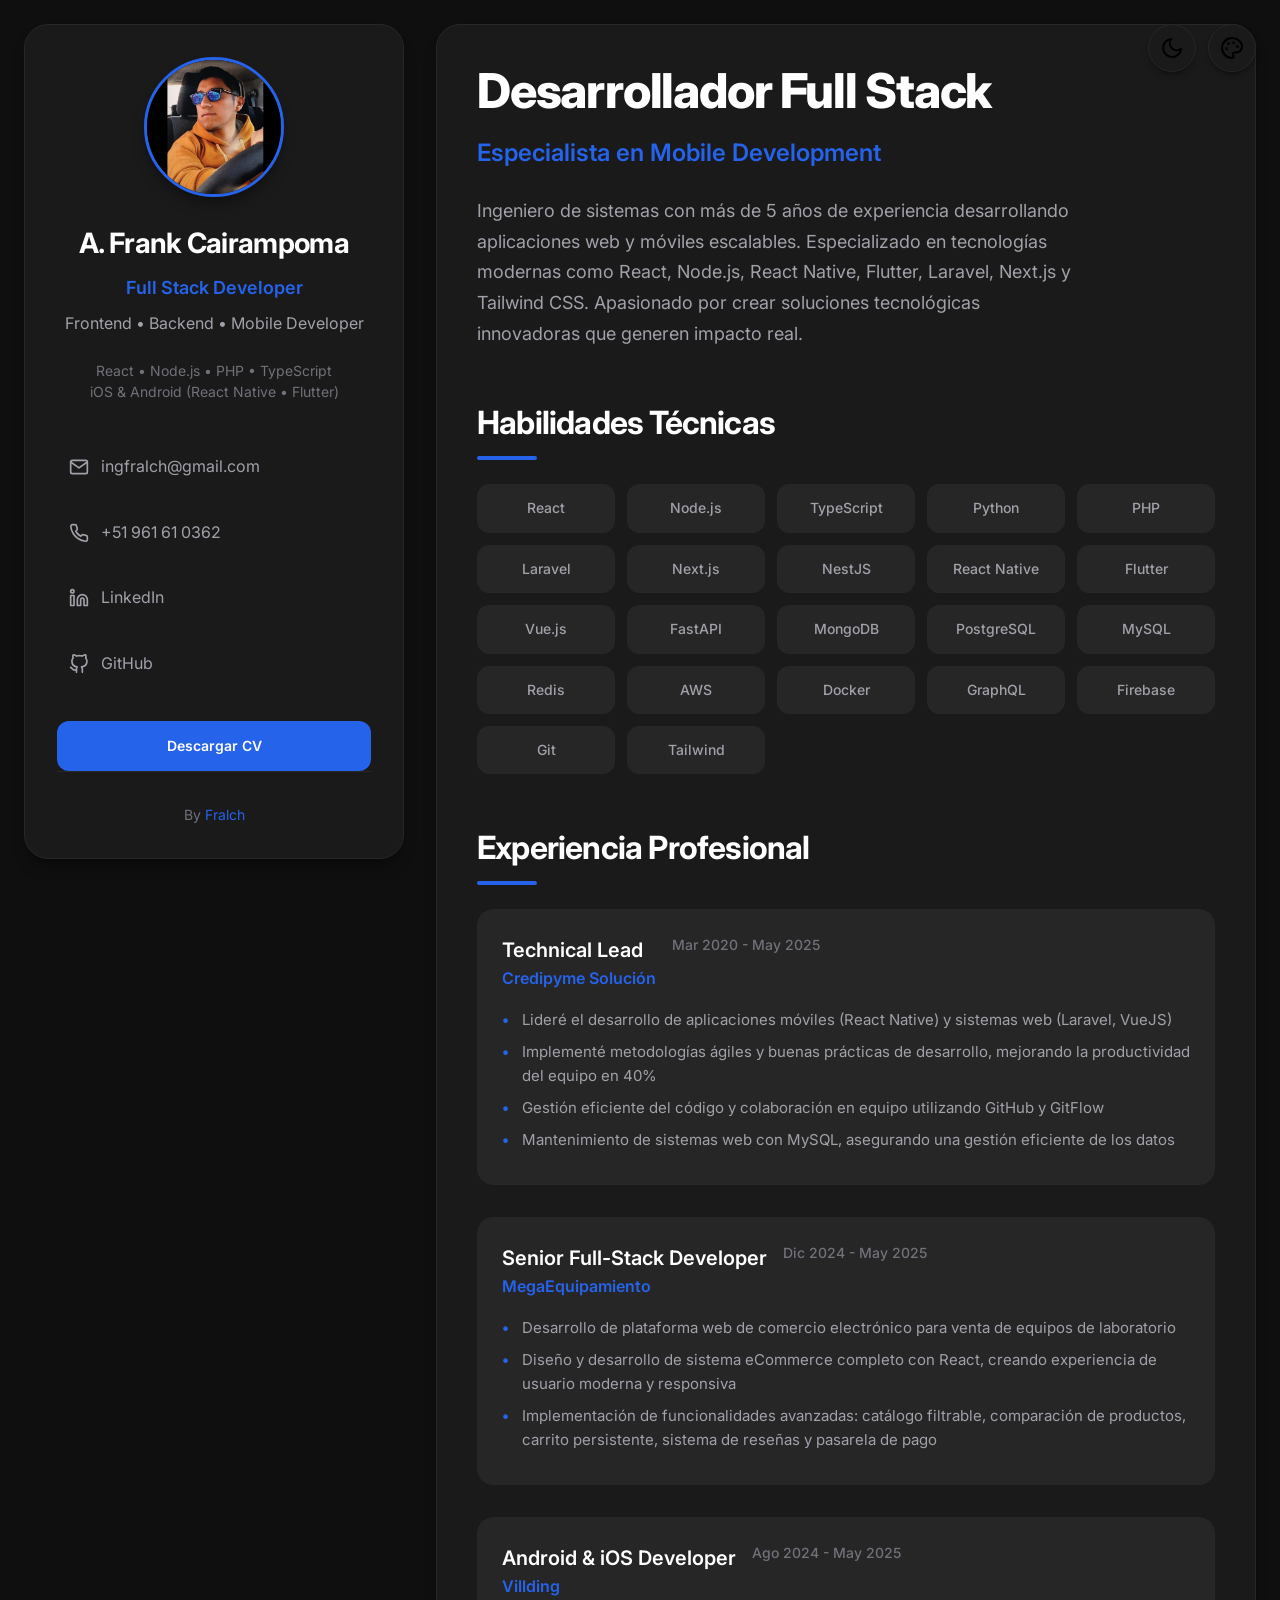
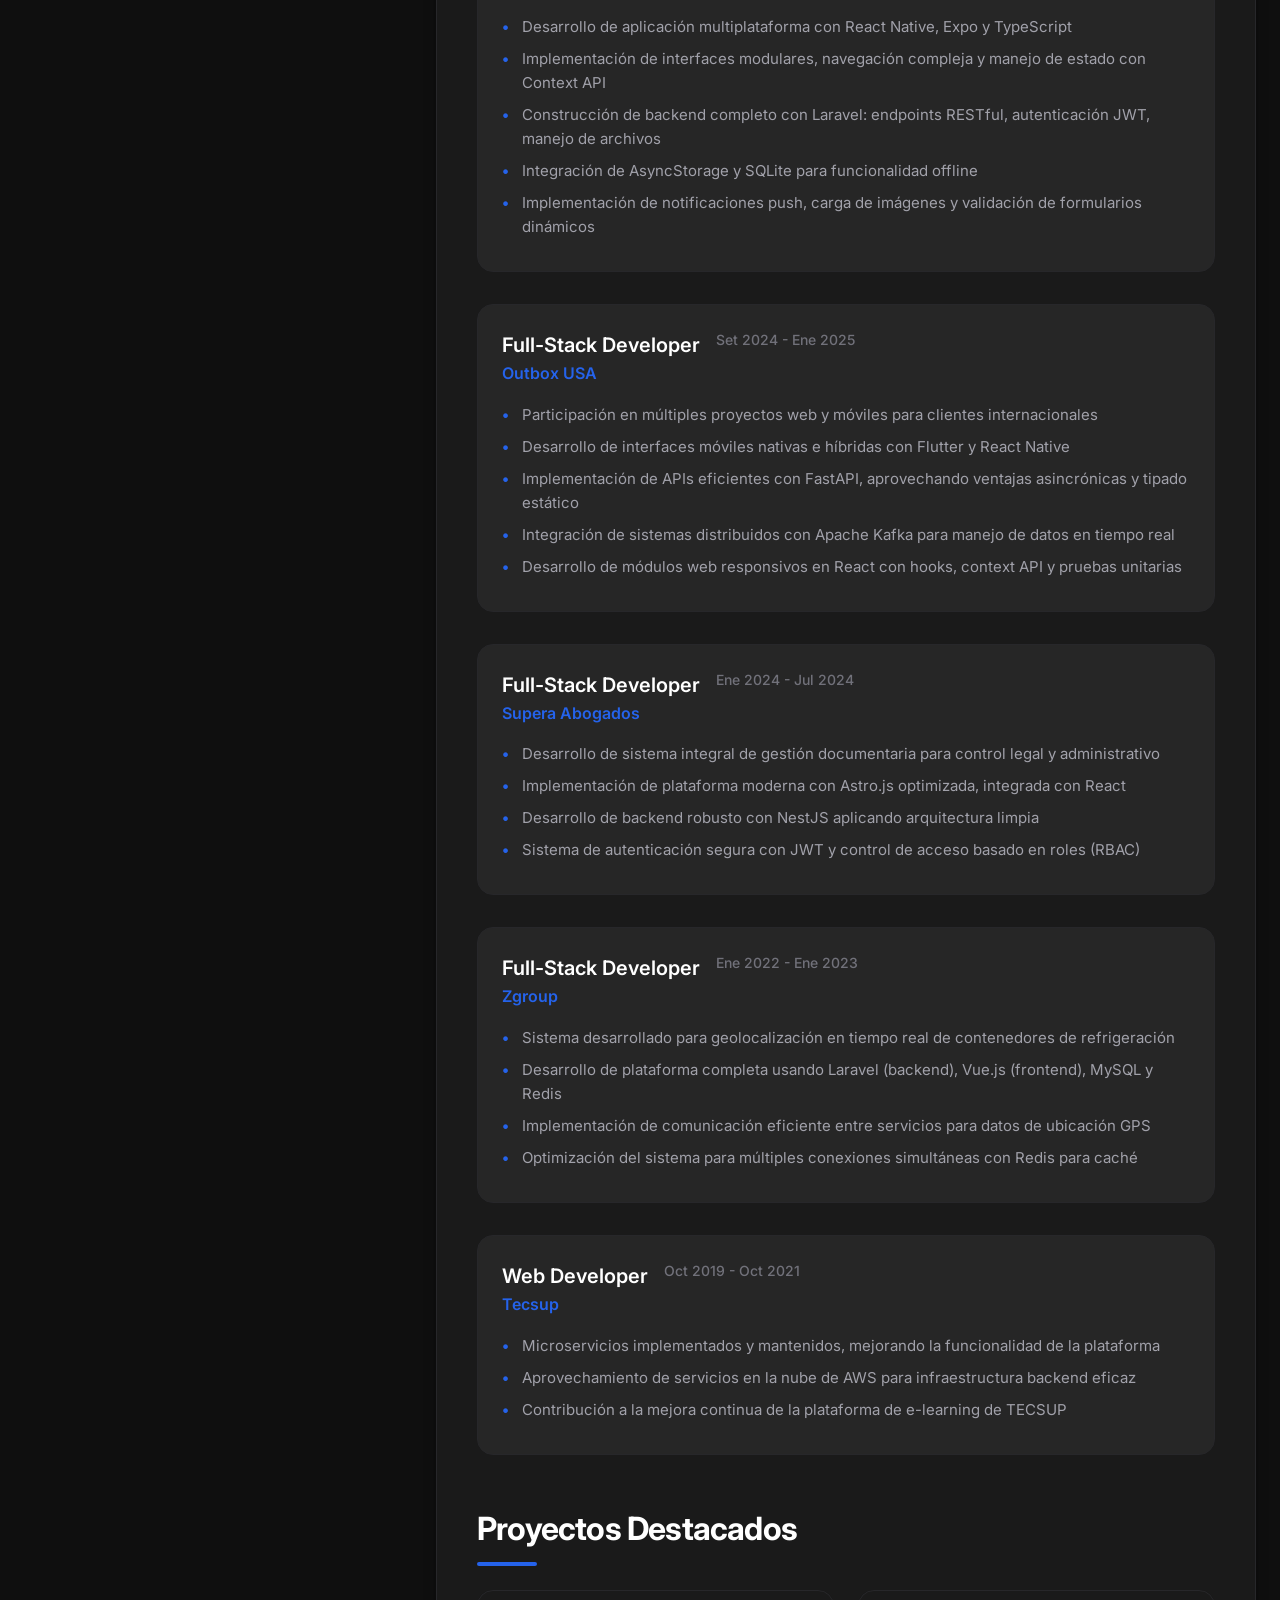
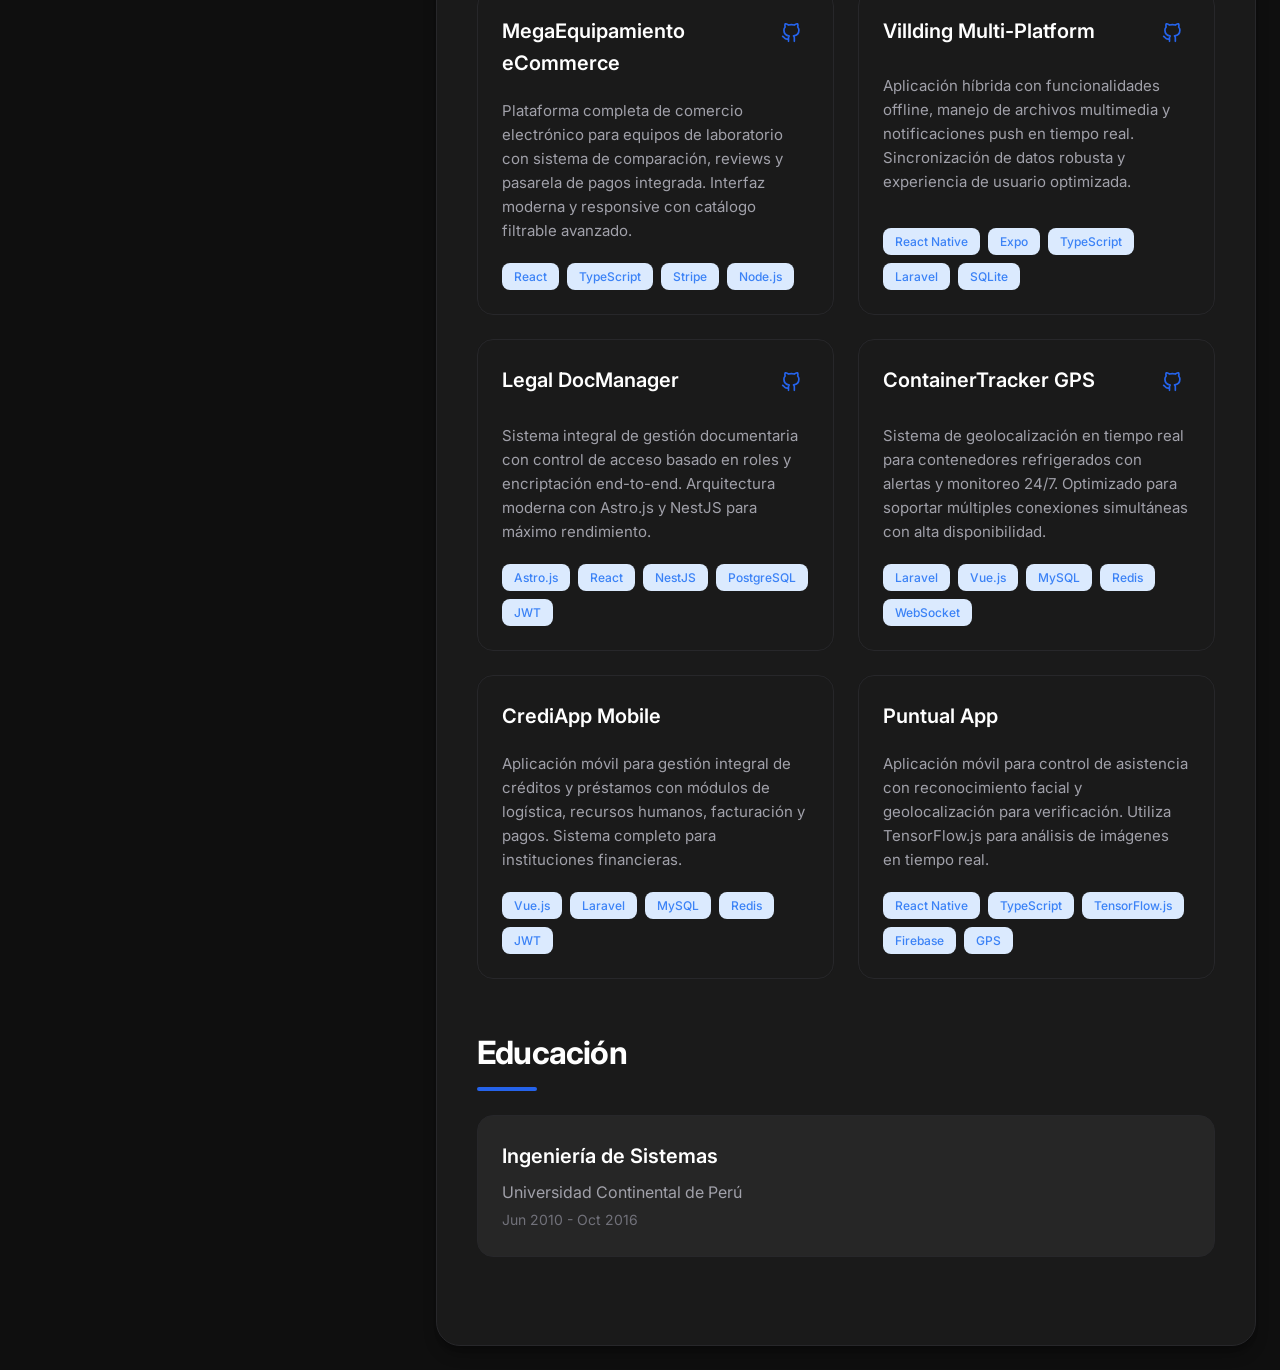
<file: index.html>
<!DOCTYPE html>
<html lang="es" data-theme="dark">
<head>
    <meta charset="UTF-8">
    <meta name="viewport" content="width=device-width, initial-scale=1.0">
    <title>A.Frank - Portfolio</title>
    <link href="https://fonts.googleapis.com/css2?family=Inter:wght@300;400;500;600;700&display=swap" rel="stylesheet">
    <style>
        :root {
            --background-primary: #fafafa;
            --background-secondary: #ffffff;
            --text-primary: #1a1a1a;
            --text-secondary: #6b7280;
            --text-tertiary: #9ca3af;
            --accent-primary: #2563eb;
            --accent-secondary: #3b82f6;
            --accent-tertiary: #dbeafe;
            --border-color: #e5e7eb;
            --hover-bg: #f9fafb;
            --shadow-sm: 0 1px 2px 0 rgb(0 0 0 / 0.05);
            --shadow-md: 0 4px 6px -1px rgb(0 0 0 / 0.1), 0 2px 4px -2px rgb(0 0 0 / 0.1);
            --shadow-lg: 0 10px 15px -3px rgb(0 0 0 / 0.1), 0 4px 6px -4px rgb(0 0 0 / 0.1);
            --shadow-xl: 0 20px 25px -5px rgb(0 0 0 / 0.1), 0 8px 10px -6px rgb(0 0 0 / 0.1);
            --radius-sm: 8px;
            --radius-md: 12px;
            --radius-lg: 16px;
            --radius-xl: 24px;
        }

        [data-theme="dark"] {
            --background-primary: #0f0f0f;
            --background-secondary: #1a1a1a;
            --text-primary: #ffffff;
            --text-secondary: #a1a1aa;
            --text-tertiary: #71717a;
            --accent-primary: #3b82f6;
            --accent-secondary: #60a5fa;
            --accent-tertiary: #1e3a8a;
            --border-color: #27272a;
            --hover-bg: #262626;
            --shadow-sm: 0 1px 2px 0 rgb(0 0 0 / 0.3);
            --shadow-md: 0 4px 6px -1px rgb(0 0 0 / 0.3), 0 2px 4px -2px rgb(0 0 0 / 0.3);
            --shadow-lg: 0 10px 15px -3px rgb(0 0 0 / 0.3), 0 4px 6px -4px rgb(0 0 0 / 0.3);
            --shadow-xl: 0 20px 25px -5px rgb(0 0 0 / 0.3), 0 8px 10px -6px rgb(0 0 0 / 0.3);
        }

        /* Color Palettes */
        [data-palette="blue"] {
            --accent-primary: #2563eb;
            --accent-secondary: #3b82f6;
            --accent-tertiary: #dbeafe;
        }

        [data-palette="emerald"] {
            --accent-primary: #059669;
            --accent-secondary: #10b981;
            --accent-tertiary: #d1fae5;
        }

        [data-palette="purple"] {
            --accent-primary: #7c3aed;
            --accent-secondary: #8b5cf6;
            --accent-tertiary: #e9d5ff;
        }

        [data-palette="pink"] {
            --accent-primary: #db2777;
            --accent-secondary: #ec4899;
            --accent-tertiary: #fce7f3;
        }

        [data-palette="orange"] {
            --accent-primary: #ea580c;
            --accent-secondary: #f97316;
            --accent-tertiary: #fed7aa;
        }

        [data-palette="cyan"] {
            --accent-primary: #0891b2;
            --accent-secondary: #06b6d4;
            --accent-tertiary: #cffafe;
        }

        [data-palette="red"] {
            --accent-primary: #dc2626;
            --accent-secondary: #ef4444;
            --accent-tertiary: #fecaca;
        }

        [data-palette="indigo"] {
            --accent-primary: #4338ca;
            --accent-secondary: #6366f1;
            --accent-tertiary: #e0e7ff;
        }

        /* Dark theme palette adjustments */
        [data-theme="dark"][data-palette="emerald"] {
            --accent-tertiary: #064e3b;
        }

        [data-theme="dark"][data-palette="purple"] {
            --accent-tertiary: #581c87;
        }

        [data-theme="dark"][data-palette="pink"] {
            --accent-tertiary: #831843;
        }

        [data-theme="dark"][data-palette="orange"] {
            --accent-tertiary: #9a3412;
        }

        [data-theme="dark"][data-palette="cyan"] {
            --accent-tertiary: #164e63;
        }

        [data-theme="dark"][data-palette="red"] {
            --accent-tertiary: #991b1b;
        }

        [data-theme="dark"][data-palette="indigo"] {
            --accent-tertiary: #312e81;
        }

        * {
            margin: 0;
            padding: 0;
            box-sizing: border-box;
        }

        body {
            font-family: 'Inter', system-ui, -apple-system, sans-serif;
            background: var(--background-primary);
            color: var(--text-primary);
            line-height: 1.6;
            transition: all 0.3s ease;
            overflow-x: hidden;
        }

        .container {
            max-width: 1400px;
            margin: 0 auto;
            padding: 24px;
            display: grid;
            grid-template-columns: 380px 1fr;
            gap: 32px;
            min-height: 100vh;
        }
        
        /* Improved responsive layout for tablets and small laptops */
        @media (max-width: 1200px) {
            .container {
                grid-template-columns: 320px 1fr;
                gap: 24px;
                padding: 20px;
            }
        }

        /* Sidebar */
        .sidebar {
            background: var(--background-secondary);
            border: 1px solid var(--border-color);
            border-radius: var(--radius-xl);
            padding: 32px;
            height: fit-content;
            position: sticky;
            top: 24px;
            box-shadow: var(--shadow-lg);
            transition: all 0.3s ease;
        }

        .sidebar:hover {
            box-shadow: var(--shadow-xl);
        }

        .profile-section {
            text-align: center;
            margin-bottom: 40px;
        }

        .profile-image {
            width: 140px;
            height: 140px;
            border-radius: 50%;
            margin: 0 auto 24px;
            overflow: hidden;
            position: relative;
            border: 3px solid var(--accent-primary);
            box-shadow: var(--shadow-lg);
            transition: all 0.3s ease;
        }

        .profile-image:hover {
            transform: scale(1.05);
            box-shadow: var(--shadow-xl);
        }

        .profile-image img {
            width: 100%;
            height: 100%;
            object-fit: cover;
        }

        .name {
            font-size: 28px;
            font-weight: 700;
            color: var(--text-primary);
            margin-bottom: 8px;
            letter-spacing: -0.025em;
        }

        .title {
            font-size: 18px;
            font-weight: 600;
            color: var(--accent-primary);
            margin-bottom: 8px;
        }

        .subtitle {
            font-size: 16px;
            color: var(--text-secondary);
            margin-bottom: 24px;
        }

        .tech-stack {
            font-size: 14px;
            color: var(--text-tertiary);
            margin-bottom: 32px;
            line-height: 1.5;
        }

        .contact-info {
            display: flex;
            flex-direction: column;
            gap: 16px;
            margin-bottom: 32px;
        }

        .contact-item {
            display: flex;
            align-items: center;
            gap: 12px;
            padding: 12px;
            border-radius: var(--radius-md);
            transition: all 0.3s ease;
            text-decoration: none;
            color: var(--text-secondary);
        }

        .contact-item:hover {
            background: var(--hover-bg);
            color: var(--accent-primary);
            transform: translateX(4px);
        }

        .contact-item svg {
            width: 20px;
            height: 20px;
            stroke: currentColor;
        }

        .download-buttons {
            display: flex;
            flex-direction: column;
            gap: 12px;
        }

        .btn {
            padding: 14px 24px;
            border-radius: var(--radius-md);
            font-size: 14px;
            font-weight: 600;
            text-align: center;
            text-decoration: none;
            transition: all 0.3s ease;
            border: none;
            cursor: pointer;
        }

        .btn-primary {
            background: var(--accent-primary);
            color: white;
        }

        .btn-primary:hover {
            background: var(--accent-secondary);
            transform: translateY(-2px);
            box-shadow: var(--shadow-lg);
        }

        .btn-secondary {
            background: transparent;
            color: var(--accent-primary);
            border: 2px solid var(--accent-primary);
        }

        .btn-secondary:hover {
            background: var(--accent-primary);
            color: white;
            transform: translateY(-2px);
        }

        /* Control Panel */
        .control-panel {
            position: fixed;
            top: 24px;
            right: 24px;
            z-index: 100;
            display: flex;
            gap: 12px;
        }

        .control-btn {
            background: var(--background-secondary);
            border: 1px solid var(--border-color);
            border-radius: 50%;
            width: 48px;
            height: 48px;
            display: flex;
            align-items: center;
            justify-content: center;
            cursor: pointer;
            transition: all 0.3s ease;
            box-shadow: var(--shadow-md);
        }

        .control-btn:hover {
            transform: scale(1.1);
            box-shadow: var(--shadow-lg);
        }

        .theme-toggle {
            /* Inherits from .control-btn */
        }

        .palette-toggle {
            /* Inherits from .control-btn */
        }

        /* Main Content */
        .main-content {
            background: var(--background-secondary);
            border: 1px solid var(--border-color);
            border-radius: var(--radius-xl);
            padding: 40px;
            box-shadow: var(--shadow-lg);
            transition: all 0.3s ease;
        }

        .hero-section {
            margin-bottom: 48px;
        }

        .hero-title {
            font-size: 48px;
            font-weight: 800;
            color: var(--text-primary);
            margin-bottom: 16px;
            letter-spacing: -0.025em;
            line-height: 1.1;
        }

        .hero-subtitle {
            font-size: 24px;
            color: var(--accent-primary);
            margin-bottom: 24px;
            font-weight: 600;
        }

        .hero-description {
            font-size: 18px;
            color: var(--text-secondary);
            line-height: 1.7;
            max-width: 600px;
        }

        .skills-section {
            margin-bottom: 48px;
        }

        .section-title {
            font-size: 32px;
            font-weight: 700;
            color: var(--text-primary);
            margin-bottom: 24px;
            letter-spacing: -0.025em;
            position: relative;
            padding-bottom: 12px;
        }

        .section-title::after {
            content: '';
            position: absolute;
            bottom: 0;
            left: 0;
            width: 60px;
            height: 4px;
            background: var(--accent-primary);
            border-radius: 2px;
        }

        .skills-grid {
            display: grid;
            grid-template-columns: repeat(auto-fit, minmax(120px, 1fr));
            gap: 12px;
        }

        .skill-tag {
            padding: 12px 16px;
            background: var(--hover-bg);
            border: 1px solid var(--border-color);
            border-radius: var(--radius-md);
            font-size: 14px;
            font-weight: 500;
            color: var(--text-secondary);
            text-align: center;
            transition: all 0.3s ease;
        }

        .skill-tag:hover {
            background: var(--accent-primary);
            color: white;
            transform: translateY(-2px);
            box-shadow: var(--shadow-md);
        }

        .experience-section {
            margin-bottom: 48px;
        }

        .experience-item {
            margin-bottom: 32px;
            padding: 24px;
            background: var(--hover-bg);
            border: 1px solid var(--border-color);
            border-radius: var(--radius-lg);
            transition: all 0.3s ease;
        }

        .experience-item:hover {
            box-shadow: var(--shadow-md);
            transform: translateY(-2px);
        }

        .job-header {
            display: flex;
            justify-content: between;
            align-items: flex-start;
            margin-bottom: 16px;
            gap: 16px;
        }

        .job-title {
            font-size: 20px;
            font-weight: 600;
            color: var(--text-primary);
            flex: 1;
        }

        .job-company {
            color: var(--accent-primary);
            font-weight: 600;
        }

        .job-date {
            font-size: 14px;
            color: var(--text-tertiary);
            font-weight: 500;
            white-space: nowrap;
        }

        .job-description {
            list-style: none;
            padding: 0;
        }

        .job-description li {
            position: relative;
            padding-left: 20px;
            margin-bottom: 8px;
            color: var(--text-secondary);
            font-size: 15px;
            line-height: 1.6;
        }

        .job-description li::before {
            content: '•';
            position: absolute;
            left: 0;
            color: var(--accent-primary);
            font-weight: bold;
        }

        .projects-section {
            margin-bottom: 48px;
        }

        .projects-grid {
            display: grid;
            grid-template-columns: repeat(auto-fit, minmax(350px, 1fr));
            gap: 24px;
        }

        .project-card {
            background: var(--background-secondary);
            border: 1px solid var(--border-color);
            border-radius: 16px;
            padding: 24px;
            transition: all 0.4s cubic-bezier(0.4, 0, 0.2, 1);
            display: flex;
            flex-direction: column;
            height: 100%;
            position: relative;
            overflow: hidden;
            backdrop-filter: blur(5px);
        }

        .project-card::before {
            content: '';
            position: absolute;
            top: 0;
            left: -100%;
            width: 100%;
            height: 2px;
            background: linear-gradient(90deg, var(--accent-primary), var(--accent-secondary));
            transition: left 0.4s ease;
        }

        .project-card:hover {
            transform: translateY(-8px) scale(1.02);
            box-shadow: var(--shadow-xl);
            border-color: var(--accent-primary);
        }

        .project-card:hover::before {
            left: 0;
        }

        .project-header {
            display: flex;
            justify-content: space-between;
            align-items: flex-start;
            margin-bottom: 16px;
        }

        .project-title {
            font-size: 20px;
            font-weight: 600;
            color: var(--text-primary);
            margin-bottom: 4px;
        }

        .project-link {
            color: var(--accent-primary);
            text-decoration: none;
            padding: 8px;
            border-radius: var(--radius-sm);
            transition: all 0.3s ease;
        }

        .project-link:hover {
            background: var(--accent-tertiary);
        }

        .project-description {
            color: var(--text-secondary);
            font-size: 15px;
            line-height: 1.6;
            margin-bottom: 20px;
            flex-grow: 1;
        }

        .project-tech {
            display: flex;
            flex-wrap: wrap;
            gap: 8px;
            margin-top: auto;
        }

        .tech-badge {
            background: var(--accent-tertiary);
            color: var(--accent-primary);
            padding: 4px 12px;
            border-radius: var(--radius-sm);
            font-size: 12px;
            font-weight: 500;
        }

        [data-theme="dark"] .tech-badge {
            background: var(--accent-tertiary);
            color: var(--accent-secondary);
        }

        .education-section {
            margin-bottom: 48px;
        }

        .education-item {
            padding: 24px;
            background: var(--hover-bg);
            border: 1px solid var(--border-color);
            border-radius: var(--radius-lg);
            transition: all 0.3s ease;
        }

        .education-item:hover {
            box-shadow: var(--shadow-md);
            transform: translateY(-2px);
        }

        .degree {
            font-size: 20px;
            font-weight: 600;
            color: var(--text-primary);
            margin-bottom: 8px;
        }

        .institution {
            color: var(--text-secondary);
            font-size: 16px;
        }

        .education-date {
            color: var(--text-tertiary);
            font-size: 14px;
            margin-top: 4px;
        }

        .footer-note {
            text-align: center;
            padding-top: 32px;
            border-top: 1px solid var(--border-color);
            color: var(--text-tertiary);
            font-size: 14px;
        }

        .footer-note a {
            color: var(--accent-primary);
            text-decoration: none;
        }

        /* Project Modal Styles */
        .project-modal {
            display: none;
            position: fixed;
            z-index: 1000;
            left: 0;
            top: 0;
            width: 100%;
            height: 100%;
            background-color: rgba(0, 0, 0, 0.7);
            backdrop-filter: blur(5px);
            overflow-y: auto;
        }

        .modal-content {
            background: var(--background-secondary);
            margin: 2% auto;
            padding: 0;
            border: 1px solid var(--border-color);
            border-radius: var(--radius-xl);
            width: 90%;
            max-width: 800px;
            max-height: 90vh;
            overflow-y: auto;
            box-shadow: var(--shadow-xl);
            animation: slideInUp 0.3s ease-out;
        }

        @keyframes slideInUp {
            from {
                opacity: 0;
                transform: translateY(50px);
            }
            to {
                opacity: 1;
                transform: translateY(0);
            }
        }

        .modal-header {
            display: flex;
            justify-content: space-between;
            align-items: center;
            padding: 24px 32px;
            border-bottom: 1px solid var(--border-color);
            background: var(--hover-bg);
            border-radius: var(--radius-xl) var(--radius-xl) 0 0;
        }

        .modal-close {
            background: none;
            border: none;
            font-size: 28px;
            color: var(--text-secondary);
            cursor: pointer;
            padding: 8px;
            border-radius: var(--radius-sm);
            transition: all 0.3s ease;
        }

        .modal-close:hover {
            background: var(--accent-primary);
            color: white;
        }

        .modal-body {
            padding: 32px;
        }

        .modal-project-title {
            font-size: 24px;
            font-weight: 700;
            color: var(--accent-primary);
            text-decoration: none;
            margin-bottom: 16px;
            display: block;
            transition: color 0.3s ease;
        }

        .modal-project-title:hover {
            color: var(--accent-secondary);
        }

        .modal-project-description {
            font-size: 16px;
            color: var(--text-secondary);
            line-height: 1.6;
            margin-bottom: 24px;
        }

        .modal-project-details h4,
        .modal-tech-stack h4 {
            font-size: 18px;
            font-weight: 600;
            color: var(--text-primary);
            margin-bottom: 12px;
        }

        .modal-project-details ul {
            list-style: none;
            padding: 0;
            margin-bottom: 24px;
        }

        .modal-project-details li {
            position: relative;
            padding-left: 20px;
            margin-bottom: 8px;
            color: var(--text-secondary);
            font-size: 14px;
            line-height: 1.5;
        }

        .modal-project-details li::before {
            content: '✓';
            position: absolute;
            left: 0;
            color: var(--accent-primary);
            font-weight: bold;
        }

        .modal-tech-tags {
            display: flex;
            flex-wrap: wrap;
            gap: 8px;
            margin-bottom: 24px;
        }

        .modal-tech-tag {
            background: var(--accent-tertiary);
            color: var(--accent-primary);
            padding: 6px 12px;
            border-radius: var(--radius-sm);
            font-size: 12px;
            font-weight: 500;
        }

        [data-theme="dark"] .modal-tech-tag {
            background: var(--accent-tertiary);
            color: var(--accent-secondary);
        }

        .modal-project-stats {
            display: flex;
            flex-wrap: wrap;
            gap: 12px;
            margin-bottom: 24px;
        }

        .modal-project-stat {
            background: var(--hover-bg);
            color: var(--text-secondary);
            padding: 8px 16px;
            border-radius: var(--radius-md);
            font-size: 13px;
            border: 1px solid var(--border-color);
        }

        .modal-project-links {
            display: flex;
            gap: 12px;
        }

        .modal-project-link {
            display: inline-flex;
            align-items: center;
            gap: 8px;
            padding: 12px 20px;
            background: var(--accent-primary);
            color: white;
            text-decoration: none;
            border-radius: var(--radius-md);
            font-size: 14px;
            font-weight: 500;
            transition: all 0.3s ease;
        }

        .modal-project-link:hover {
            background: var(--accent-secondary);
            transform: translateY(-2px);
        }

        .modal-project-link svg {
            width: 16px;
            height: 16px;
        }

        /* Make project cards clickable */
        .project-card {
            cursor: pointer;
        }

        .project-card:hover .project-title {
            color: var(--accent-primary);
        }

        /* Color Palette Modal */
        .palette-modal {
            display: none;
            position: fixed;
            z-index: 1001;
            left: 0;
            top: 0;
            width: 100%;
            height: 100%;
            background-color: rgba(0, 0, 0, 0.7);
            backdrop-filter: blur(5px);
        }

        .palette-modal-content {
            background: var(--background-secondary);
            margin: 10% auto;
            padding: 0;
            border: 1px solid var(--border-color);
            border-radius: var(--radius-xl);
            width: 90%;
            max-width: 500px;
            box-shadow: var(--shadow-xl);
            animation: slideInUp 0.3s ease-out;
        }

        .palette-modal-header {
            display: flex;
            justify-content: space-between;
            align-items: center;
            padding: 24px 32px;
            border-bottom: 1px solid var(--border-color);
            background: var(--hover-bg);
            border-radius: var(--radius-xl) var(--radius-xl) 0 0;
        }

        .palette-modal-title {
            font-size: 20px;
            font-weight: 700;
            color: var(--text-primary);
            margin: 0;
        }

        .palette-modal-close {
            background: none;
            border: none;
            font-size: 28px;
            color: var(--text-secondary);
            cursor: pointer;
            padding: 8px;
            border-radius: var(--radius-sm);
            transition: all 0.3s ease;
        }

        .palette-modal-close:hover {
            background: var(--accent-primary);
            color: white;
        }

        .palette-modal-body {
            padding: 32px;
        }

        .palette-grid {
            display: grid;
            grid-template-columns: repeat(auto-fit, minmax(200px, 1fr));
            gap: 20px;
        }

        .palette-option {
            border: 2px solid var(--border-color);
            border-radius: var(--radius-md);
            padding: 16px;
            cursor: pointer;
            transition: all 0.3s ease;
            background: var(--background-primary);
        }

        .palette-option:hover {
            transform: translateY(-2px);
            box-shadow: var(--shadow-md);
        }

        .palette-option.active {
            border-color: var(--accent-primary);
            box-shadow: 0 0 0 2px var(--accent-tertiary);
        }

        .palette-name {
            font-size: 16px;
            font-weight: 600;
            color: var(--text-primary);
            margin-bottom: 12px;
            text-align: center;
        }

        .palette-colors {
            display: flex;
            gap: 8px;
            justify-content: center;
            margin-bottom: 12px;
        }

        .color-swatch {
            width: 32px;
            height: 32px;
            border-radius: 50%;
            border: 2px solid var(--border-color);
        }

        .palette-description {
            font-size: 12px;
            color: var(--text-tertiary);
            text-align: center;
            line-height: 1.4;
        }

        /* Responsive */
        @media (max-width: 1024px) {
            .container {
                grid-template-columns: 1fr;
                gap: 20px;
                padding: 16px;
            }
            
            .sidebar {
                position: static;
                order: 1;
                padding: 20px;
            }
            
            .main-content {
                order: 2;
                padding: 24px;
            }
            
            .control-panel {
                top: 16px;
                right: 16px;
            }
        }

        @media (max-width: 768px) {
            .container {
                padding: 12px;
                gap: 16px;
            }

            .sidebar {
                padding: 20px;
                border-radius: var(--radius-lg);
            }
            
            .main-content {
                padding: 20px;
                border-radius: var(--radius-lg);
            }

            .profile-image {
                width: 100px;
                height: 100px;
            }

            .name {
                font-size: 22px;
            }

            .title {
                font-size: 15px;
            }
            
            .subtitle {
                font-size: 14px;
            }
            
            .tech-stack {
                font-size: 13px;
            }
            
            .hero-title {
                font-size: 32px;
                line-height: 1.2;
            }
            
            .hero-subtitle {
                font-size: 18px;
            }
            
            .hero-description {
                font-size: 16px;
            }
            
            .section-title {
                font-size: 24px;
            }
            
            .projects-grid {
                grid-template-columns: 1fr;
                gap: 16px;
            }
            
            .project-card {
                padding: 20px;
            }
            
            .skills-grid {
                grid-template-columns: repeat(auto-fit, minmax(90px, 1fr));
                gap: 10px;
            }
            
            .skill-tag {
                padding: 10px 12px;
                font-size: 13px;
            }
            
            .experience-item {
                padding: 16px;
                margin-bottom: 16px;
            }
            
            .job-header {
                flex-direction: column;
                gap: 8px;
            }
            
            .job-title {
                font-size: 18px;
            }

            .modal-content {
                width: 95%;
                margin: 5% auto;
                border-radius: var(--radius-lg);
            }

            .modal-body {
                padding: 16px;
            }
            
            .modal-header {
                padding: 16px 20px;
            }

            .modal-project-links {
                flex-direction: column;
                gap: 8px;
            }
            
            .modal-project-link {
                padding: 10px 16px;
                font-size: 13px;
            }
        }
        
        /* Palette modal responsive styles */
        @media (max-width: 768px) {
            .palette-modal-content {
                width: 95%;
                margin: 5% auto;
            }
            
            .palette-modal-header {
                padding: 16px 20px;
            }
            
            .palette-modal-body {
                padding: 20px;
            }
            
            .palette-grid {
                grid-template-columns: 1fr;
                gap: 16px;
            }
            
            .palette-option {
                padding: 12px;
            }
            
            .color-swatch {
                width: 28px;
                height: 28px;
            }
        }

        @media (max-width: 480px) {
            .palette-modal-content {
                width: 98%;
                margin: 2% auto;
            }
            
            .palette-modal-header {
                padding: 12px 16px;
            }
            
            .palette-modal-body {
                padding: 16px;
            }
            
            .palette-grid {
                gap: 12px;
            }
            
            .color-swatch {
                width: 24px;
                height: 24px;
            }
        }
        
        /* Extra small devices (phones, 480px and down) */
        @media (max-width: 480px) {
            .container {
                padding: 8px;
                gap: 12px;
            }
            
            .sidebar {
                padding: 16px;
                margin-bottom: 12px;
            }
            
            .main-content {
                padding: 16px;
            }
            
            .profile-image {
                width: 80px;
                height: 80px;
            }
            
            .name {
                font-size: 20px;
            }
            
            .title {
                font-size: 14px;
            }
            
            .hero-title {
                font-size: 28px;
                line-height: 1.1;
            }
            
            .hero-subtitle {
                font-size: 16px;
            }
            
            .hero-description {
                font-size: 15px;
            }
            
            .section-title {
                font-size: 22px;
            }
            
            .contact-item {
                padding: 8px;
                font-size: 14px;
            }
            
            .contact-item svg {
                width: 16px;
                height: 16px;
            }
            
            .btn {
                padding: 10px 16px;
                font-size: 13px;
            }
            
            .skills-grid {
                grid-template-columns: repeat(auto-fit, minmax(80px, 1fr));
                gap: 8px;
            }
            
            .skill-tag {
                padding: 8px 10px;
                font-size: 12px;
            }
            
            .project-card {
                padding: 16px;
            }
            
            .project-title {
                font-size: 18px;
            }
            
            .project-description {
                font-size: 14px;
            }
            
            .experience-item {
                padding: 12px;
            }
            
            .job-title {
                font-size: 16px;
            }
            
            .job-description li {
                font-size: 14px;
            }
            
            .control-panel {
                top: 12px;
                right: 12px;
                gap: 8px;
            }
            
            .control-btn {
                width: 40px;
                height: 40px;
            }
            
            .control-btn svg {
                width: 20px;
                height: 20px;
            }
            
            .modal-content {
                width: 98%;
                margin: 2% auto;
                max-height: 95vh;
            }
            
            .modal-header {
                padding: 12px 16px;
            }
            
            .modal-body {
                padding: 12px;
            }
            
            .modal-project-title {
                font-size: 20px;
            }
            
            .modal-project-description {
                font-size: 14px;
            }
            
            .modal-project-details li {
                font-size: 13px;
            }
        }

        /* Smooth animations */
        @keyframes fadeInUp {
            from {
                opacity: 0;
                transform: translateY(30px);
            }
            to {
                opacity: 1;
                transform: translateY(0);
            }
        }

        .sidebar, .main-content {
            animation: fadeInUp 0.6s ease-out;
        }
    </style>
</head>
<body>
    <div class="container">
        <!-- Sidebar -->
        <div class="sidebar">
            <div class="profile-section">
                <div class="profile-image">
                    <img src="img/me3.jpg" alt="Frank Cairampoma">
                    <style>
                        @media (max-width: 768px) {
                            .profile-image {
                                width: 120px !important;
                                height: 120px !important;
                            }
                        }
                    </style>
                </div>
                <h1 class="name">A. Frank Cairampoma</h1>
                <div class="title">Full Stack Developer</div>
                <div class="subtitle">Frontend • Backend • Mobile Developer</div>
                <div class="tech-stack">
                    React • Node.js • PHP • TypeScript<br>
                    iOS & Android (React Native • Flutter)
                </div>
            </div>

            <div class="contact-info">
                <a href="mailto:frank.cairampoma@developer.com" class="contact-item">
                    <svg xmlns="http://www.w3.org/2000/svg" width="20" height="20" viewBox="0 0 24 24" fill="none" stroke="currentColor" stroke-width="2" stroke-linecap="round" stroke-linejoin="round">
                        <path d="M4 4h16c1.1 0 2 .9 2 2v12c0 1.1-.9 2-2 2H4c-1.1 0-2-.9-2-2V6c0-1.1.9-2 2-2z"></path>
                        <polyline points="22,6 12,13 2,6"></polyline>
                    </svg>
                    ingfralch@gmail.com
                </a>
                
                <a href="tel:+51987654321" class="contact-item">
                    <svg xmlns="http://www.w3.org/2000/svg" width="20" height="20" viewBox="0 0 24 24" fill="none" stroke="currentColor" stroke-width="2" stroke-linecap="round" stroke-linejoin="round">
                        <path d="M22 16.92v3a2 2 0 0 1-2.18 2 19.79 19.79 0 0 1-8.63-3.07 19.5 19.5 0 0 1-6-6 19.79 19.79 0 0 1-3.07-8.67A2 2 0 0 1 4.11 2h3a2 2 0 0 1 2 1.72 12.84 12.84 0 0 0 .7 2.81 2 2 0 0 1-.45 2.11L8.09 9.91a16 16 0 0 0 6 6l1.27-1.27a2 2 0 0 1 2.11-.45 12.84 12.84 0 0 0 2.81.7A2 2 0 0 1 22 16.92z"></path>
                    </svg>
                    +51 961 61 0362
                </a>
                
                <a href="https://www.linkedin.com/in/fralch/" class="contact-item" target="_blank">
                    <svg xmlns="http://www.w3.org/2000/svg" width="20" height="20" viewBox="0 0 24 24" fill="none" stroke="currentColor" stroke-width="2" stroke-linecap="round" stroke-linejoin="round">
                        <path d="M16 8a6 6 0 0 1 6 6v7h-4v-7a2 2 0 0 0-2-2 2 2 0 0 0-2 2v7h-4v-7a6 6 0 0 1 6-6z"></path>
                        <rect x="2" y="9" width="4" height="12"></rect>
                        <circle cx="4" cy="4" r="2"></circle>
                    </svg>
                    LinkedIn
                </a>
                
                <a href="https://github.com/fralch" class="contact-item" target="_blank">
                    <svg xmlns="http://www.w3.org/2000/svg" width="20" height="20" viewBox="0 0 24 24" fill="none" stroke="currentColor" stroke-width="2" stroke-linecap="round" stroke-linejoin="round">
                        <path d="M9 19c-5 1.5-5-2.5-7-3m14 6v-3.87a3.37 3.37 0 0 0-.94-2.61c3.14-.35 6.44-1.54 6.44-7A5.44 5.44 0 0 0 20 4.77 5.07 5.07 0 0 0 19.91 1S18.73.65 16 2.48a13.38 13.38 0 0 0-7 0C6.27.65 5.09 1 5.09 1A5.07 5.07 0 0 0 5 4.77a5.44 5.44 0 0 0-1.5 3.78c0 5.42 3.3 6.61 6.44 7A3.37 3.37 0 0 0 9 18.13V22"></path>
                    </svg>
                    GitHub
                </a>
            </div>

            <div class="download-buttons">
                <a href="documents/cv.pdf" class="btn btn-primary" target="_blank">Descargar CV</a>
            </div>

            <div class="footer-note">
                <p>By <a href="https://github.com/fralch">Fralch</a></p>
            </div>
        </div>

        <!-- Main Content -->
        <div class="main-content">
            <!-- Hero Section -->
            <div class="hero-section">
                <h1 class="hero-title">Desarrollador Full Stack</h1>
                <div class="hero-subtitle">Especialista en Mobile Development</div>
                <p class="hero-description">
                    Ingeniero de sistemas con más de 5 años de experiencia desarrollando aplicaciones web y móviles escalables. 
                    Especializado en tecnologías modernas como React, Node.js, React Native, Flutter, Laravel, Next.js y Tailwind CSS.
                    Apasionado por crear soluciones tecnológicas innovadoras que generen impacto real.
                </p>
            </div>

            <!-- Skills Section -->
            <div class="skills-section">
                <h2 class="section-title">Habilidades Técnicas</h2>
                <div class="skills-grid">
                    <div class="skill-tag">React</div>
                    <div class="skill-tag">Node.js</div>
                    <div class="skill-tag">TypeScript</div>
                    <div class="skill-tag">Python</div>
                    <div class="skill-tag">PHP</div>
                    <div class="skill-tag">Laravel</div>
                    <div class="skill-tag">Next.js</div>
                    <div class="skill-tag">NestJS</div>
                    <div class="skill-tag">React Native</div>
                    <div class="skill-tag">Flutter</div>
                    <div class="skill-tag">Vue.js</div>
                    <div class="skill-tag">FastAPI</div>
                    <div class="skill-tag">MongoDB</div>
                    <div class="skill-tag">PostgreSQL</div>
                    <div class="skill-tag">MySQL</div>
                    <div class="skill-tag">Redis</div>
                    <div class="skill-tag">AWS</div>
                    <div class="skill-tag">Docker</div>
                    <div class="skill-tag">GraphQL</div>
                    <div class="skill-tag">Firebase</div>
                    <div class="skill-tag">Git</div>
                    <div class="skill-tag">Tailwind</div>
                </div>
            </div>

            <!-- Experience Section -->
            <div class="experience-section">
                <h2 class="section-title">Experiencia Profesional</h2>
                
                <div class="experience-item">
                    <div class="job-header">
                        <div>
                            <div class="job-title">Technical Lead</div>
                            <div class="job-company">Credipyme Solución</div>
                        </div>
                        <div class="job-date">Mar 2020 - May 2025</div>
                    </div>
                    <ul class="job-description">
                        <li>Lideré el desarrollo de aplicaciones móviles (React Native) y sistemas web (Laravel, VueJS)</li>
                        <li>Implementé metodologías ágiles y buenas prácticas de desarrollo, mejorando la productividad del equipo en 40%</li>
                        <li>Gestión eficiente del código y colaboración en equipo utilizando GitHub y GitFlow</li>
                        <li>Mantenimiento de sistemas web con MySQL, asegurando una gestión eficiente de los datos</li>
                    </ul>
                </div>

                <div class="experience-item">
                    <div class="job-header">
                        <div>
                            <div class="job-title">Senior Full-Stack Developer</div>
                            <div class="job-company">MegaEquipamiento</div>
                        </div>
                        <div class="job-date">Dic 2024 - May 2025</div>
                    </div>
                    <ul class="job-description">
                        <li>Desarrollo de plataforma web de comercio electrónico para venta de equipos de laboratorio</li>
                        <li>Diseño y desarrollo de sistema eCommerce completo con React, creando experiencia de usuario moderna y responsiva</li>
                        <li>Implementación de funcionalidades avanzadas: catálogo filtrable, comparación de productos, carrito persistente, sistema de reseñas y pasarela de pago</li>
                    </ul>
                </div>

                <div class="experience-item">
                    <div class="job-header">
                        <div>
                            <div class="job-title">Android & iOS Developer</div>
                            <div class="job-company">Villding</div>
                        </div>
                        <div class="job-date">Ago 2024 - May 2025</div>
                    </div>
                    <ul class="job-description">
                        <li>Desarrollo de aplicación multiplataforma con React Native, Expo y TypeScript</li>
                        <li>Implementación de interfaces modulares, navegación compleja y manejo de estado con Context API</li>
                        <li>Construcción de backend completo con Laravel: endpoints RESTful, autenticación JWT, manejo de archivos</li>
                        <li>Integración de AsyncStorage y SQLite para funcionalidad offline</li>
                        <li>Implementación de notificaciones push, carga de imágenes y validación de formularios dinámicos</li>
                    </ul>
                </div>

                <div class="experience-item">
                    <div class="job-header">
                        <div>
                            <div class="job-title">Full-Stack Developer</div>
                            <div class="job-company">Outbox USA</div>
                        </div>
                        <div class="job-date">Set 2024 - Ene 2025</div>
                    </div>
                    <ul class="job-description">
                        <li>Participación en múltiples proyectos web y móviles para clientes internacionales</li>
                        <li>Desarrollo de interfaces móviles nativas e híbridas con Flutter y React Native</li>
                        <li>Implementación de APIs eficientes con FastAPI, aprovechando ventajas asincrónicas y tipado estático</li>
                        <li>Integración de sistemas distribuidos con Apache Kafka para manejo de datos en tiempo real</li>
                        <li>Desarrollo de módulos web responsivos en React con hooks, context API y pruebas unitarias</li>
                    </ul>
                </div>

                <div class="experience-item">
                    <div class="job-header">
                        <div>
                            <div class="job-title">Full-Stack Developer</div>
                            <div class="job-company">Supera Abogados</div>
                        </div>
                        <div class="job-date">Ene 2024 - Jul 2024</div>
                    </div>
                    <ul class="job-description">
                        <li>Desarrollo de sistema integral de gestión documentaria para control legal y administrativo</li>
                        <li>Implementación de plataforma moderna con Astro.js optimizada, integrada con React</li>
                        <li>Desarrollo de backend robusto con NestJS aplicando arquitectura limpia</li>
                        <li>Sistema de autenticación segura con JWT y control de acceso basado en roles (RBAC)</li>
                    </ul>
                </div>

                <div class="experience-item">
                    <div class="job-header">
                        <div>
                            <div class="job-title">Full-Stack Developer</div>
                            <div class="job-company">Zgroup</div>
                        </div>
                        <div class="job-date">Ene 2022 - Ene 2023</div>
                    </div>
                    <ul class="job-description">
                        <li>Sistema desarrollado para geolocalización en tiempo real de contenedores de refrigeración</li>
                        <li>Desarrollo de plataforma completa usando Laravel (backend), Vue.js (frontend), MySQL y Redis</li>
                        <li>Implementación de comunicación eficiente entre servicios para datos de ubicación GPS</li>
                        <li>Optimización del sistema para múltiples conexiones simultáneas con Redis para caché</li>
                    </ul>
                </div>

                <div class="experience-item">
                    <div class="job-header">
                        <div>
                            <div class="job-title">Web Developer</div>
                            <div class="job-company">Tecsup</div>
                        </div>
                        <div class="job-date">Oct 2019 - Oct 2021</div>
                    </div>
                    <ul class="job-description">
                        <li>Microservicios implementados y mantenidos, mejorando la funcionalidad de la plataforma</li>
                        <li>Aprovechamiento de servicios en la nube de AWS para infraestructura backend eficaz</li>
                        <li>Contribución a la mejora continua de la plataforma de e-learning de TECSUP</li>
                    </ul>
                </div>
            </div>

            <!-- Projects Section -->
            <div class="projects-section">
                <h2 class="section-title">Proyectos Destacados</h2>
                <div class="projects-grid">
                    
                    <div class="project-card">
                        <div class="project-header">
                            <div class="project-title">MegaEquipamiento eCommerce</div>
                            <a href="https://github.com/fralch/megaEquipamiento" class="project-link" target="_blank">
                                <svg xmlns="http://www.w3.org/2000/svg" width="20" height="20" viewBox="0 0 24 24" fill="none" stroke="currentColor" stroke-width="2" stroke-linecap="round" stroke-linejoin="round">
                                    <path d="M9 19c-5 1.5-5-2.5-7-3m14 6v-3.87a3.37 3.37 0 0 0-.94-2.61c3.14-.35 6.44-1.54 6.44-7A5.44 5.44 0 0 0 20 4.77 5.07 5.07 0 0 0 19.91 1S18.73.65 16 2.48a13.38 13.38 0 0 0-7 0C6.27.65 5.09 1 5.09 1A5.07 5.07 0 0 0 5 4.77a5.44 5.44 0 0 0-1.5 3.78c0 5.42 3.3 6.61 6.44 7A3.37 3.37 0 0 0 9 18.13V22"></path>
                                </svg>
                            </a>
                        </div>
                        <p class="project-description">
                            Plataforma completa de comercio electrónico para equipos de laboratorio con sistema de comparación, 
                            reviews y pasarela de pagos integrada. Interfaz moderna y responsive con catálogo filtrable avanzado.
                        </p>
                        <div class="project-tech">
                            <span class="tech-badge">React</span>
                            <span class="tech-badge">TypeScript</span>
                            <span class="tech-badge">Stripe</span>
                            <span class="tech-badge">Node.js</span>
                        </div>
                    </div>

                    <div class="project-card">
                        <div class="project-header">
                            <div class="project-title">Villding Multi-Platform</div>
                            <a href="https://github.com/fralch/Villding" class="project-link" target="_blank">
                                <svg xmlns="http://www.w3.org/2000/svg" width="20" height="20" viewBox="0 0 24 24" fill="none" stroke="currentColor" stroke-width="2" stroke-linecap="round" stroke-linejoin="round">
                                    <path d="M9 19c-5 1.5-5-2.5-7-3m14 6v-3.87a3.37 3.37 0 0 0-.94-2.61c3.14-.35 6.44-1.54 6.44-7A5.44 5.44 0 0 0 20 4.77 5.07 5.07 0 0 0 19.91 1S18.73.65 16 2.48a13.38 13.38 0 0 0-7 0C6.27.65 5.09 1 5.09 1A5.07 5.07 0 0 0 5 4.77a5.44 5.44 0 0 0-1.5 3.78c0 5.42 3.3 6.61 6.44 7A3.37 3.37 0 0 0 9 18.13V22"></path>
                                </svg>
                            </a>
                        </div>
                        <p class="project-description">
                            Aplicación híbrida con funcionalidades offline, manejo de archivos multimedia y notificaciones push 
                            en tiempo real. Sincronización de datos robusta y experiencia de usuario optimizada.
                        </p>
                        <div class="project-tech">
                            <span class="tech-badge">React Native</span>
                            <span class="tech-badge">Expo</span>
                            <span class="tech-badge">TypeScript</span>
                            <span class="tech-badge">Laravel</span>
                            <span class="tech-badge">SQLite</span>
                        </div>
                    </div>

                    <div class="project-card">
                        <div class="project-header">
                            <div class="project-title">Legal DocManager</div>
                            <a href="https://github.com/fralch" class="project-link" target="_blank">
                                <svg xmlns="http://www.w3.org/2000/svg" width="20" height="20" viewBox="0 0 24 24" fill="none" stroke="currentColor" stroke-width="2" stroke-linecap="round" stroke-linejoin="round">
                                    <path d="M9 19c-5 1.5-5-2.5-7-3m14 6v-3.87a3.37 3.37 0 0 0-.94-2.61c3.14-.35 6.44-1.54 6.44-7A5.44 5.44 0 0 0 20 4.77 5.07 5.07 0 0 0 19.91 1S18.73.65 16 2.48a13.38 13.38 0 0 0-7 0C6.27.65 5.09 1 5.09 1A5.07 5.07 0 0 0 5 4.77a5.44 5.44 0 0 0-1.5 3.78c0 5.42 3.3 6.61 6.44 7A3.37 3.37 0 0 0 9 18.13V22"></path>
                                </svg>
                            </a>
                        </div>
                        <p class="project-description">
                            Sistema integral de gestión documentaria con control de acceso basado en roles y encriptación end-to-end. 
                            Arquitectura moderna con Astro.js y NestJS para máximo rendimiento.
                        </p>
                        <div class="project-tech">
                            <span class="tech-badge">Astro.js</span>
                            <span class="tech-badge">React</span>
                            <span class="tech-badge">NestJS</span>
                            <span class="tech-badge">PostgreSQL</span>
                            <span class="tech-badge">JWT</span>
                        </div>
                    </div>

                    <div class="project-card">
                        <div class="project-header">
                            <div class="project-title">ContainerTracker GPS</div>
                            <a href="https://github.com/fralch/_Ztrack_" class="project-link" target="_blank">
                                <svg xmlns="http://www.w3.org/2000/svg" width="20" height="20" viewBox="0 0 24 24" fill="none" stroke="currentColor" stroke-width="2" stroke-linecap="round" stroke-linejoin="round">
                                    <path d="M9 19c-5 1.5-5-2.5-7-3m14 6v-3.87a3.37 3.37 0 0 0-.94-2.61c3.14-.35 6.44-1.54 6.44-7A5.44 5.44 0 0 0 20 4.77 5.07 5.07 0 0 0 19.91 1S18.73.65 16 2.48a13.38 13.38 0 0 0-7 0C6.27.65 5.09 1 5.09 1A5.07 5.07 0 0 0 5 4.77a5.44 5.44 0 0 0-1.5 3.78c0 5.42 3.3 6.61 6.44 7A3.37 3.37 0 0 0 9 18.13V22"></path>
                                </svg>
                            </a>
                        </div>
                        <p class="project-description">
                            Sistema de geolocalización en tiempo real para contenedores refrigerados con alertas y monitoreo 24/7. 
                            Optimizado para soportar múltiples conexiones simultáneas con alta disponibilidad.
                        </p>
                        <div class="project-tech">
                            <span class="tech-badge">Laravel</span>
                            <span class="tech-badge">Vue.js</span>
                            <span class="tech-badge">MySQL</span>
                            <span class="tech-badge">Redis</span>
                            <span class="tech-badge">WebSocket</span>
                        </div>
                    </div>

                    <div class="project-card">
                        <div class="project-header">
                            <div class="project-title">CrediApp Mobile</div>
                        </div>
                        <p class="project-description">
                            Aplicación móvil para gestión integral de créditos y préstamos con módulos de logística, 
                            recursos humanos, facturación y pagos. Sistema completo para instituciones financieras.
                        </p>
                        <div class="project-tech">
                            <span class="tech-badge">Vue.js</span>
                            <span class="tech-badge">Laravel</span>
                            <span class="tech-badge">MySQL</span>
                            <span class="tech-badge">Redis</span>
                            <span class="tech-badge">JWT</span>
                        </div>
                    </div>

                    <div class="project-card">
                        <div class="project-header">
                            <div class="project-title">Puntual App</div>
                        </div>
                        <p class="project-description">
                            Aplicación móvil para control de asistencia con reconocimiento facial y geolocalización para verificación. 
                            Utiliza TensorFlow.js para análisis de imágenes en tiempo real.
                        </p>
                        <div class="project-tech">
                            <span class="tech-badge">React Native</span>
                            <span class="tech-badge">TypeScript</span>
                            <span class="tech-badge">TensorFlow.js</span>
                            <span class="tech-badge">Firebase</span>
                            <span class="tech-badge">GPS</span>
                        </div>
                    </div>

                </div>
            </div>

            <!-- Education Section -->
            <div class="education-section">
                <h2 class="section-title">Educación</h2>
                <div class="education-item">
                    <div class="degree">Ingeniería de Sistemas</div>
                    <div class="institution">Universidad Continental de Perú</div>
                    <div class="education-date">Jun 2010 - Oct 2016</div>
                </div>
            </div>
        </div>
    </div>

    <!-- Project Modal -->
    <div id="projectModal" class="project-modal">
        <div class="modal-content">
            <div class="modal-header">
                <h2 id="modalTitle" style="margin: 0; color: var(--text-primary);">Detalles del Proyecto</h2>
                <button class="modal-close" id="modalClose">&times;</button>
            </div>
            <div class="modal-body">
                <a id="modalProjectTitle" class="modal-project-title" href="#" target="_blank"></a>
                <p id="modalProjectDescription" class="modal-project-description"></p>
                
                <div class="modal-project-details">
                    <h4>Características principales:</h4>
                    <ul id="modalProjectFeatures"></ul>
                </div>

                <div class="modal-tech-stack">
                    <h4>Stack tecnológico:</h4>
                    <div id="modalTechTags" class="modal-tech-tags"></div>
                </div>

                <div id="modalProjectStats" class="modal-project-stats"></div>
                
                <div id="modalProjectLinks" class="modal-project-links"></div>
            </div>
        </div>
    </div>

    <!-- Control Panel -->
    <div class="control-panel">
        <button class="control-btn theme-toggle" id="theme-toggle" aria-label="Toggle theme">
            <svg xmlns="http://www.w3.org/2000/svg" width="24" height="24" viewBox="0 0 24 24" fill="none" stroke="currentColor" stroke-width="2" stroke-linecap="round" stroke-linejoin="round">
                <path d="M21 12.79A9 9 0 1 1 11.21 3 7 7 0 0 0 21 12.79z"></path>
            </svg>
        </button>
        
        <button class="control-btn palette-toggle" id="palette-toggle" aria-label="Open color palette">
            <svg xmlns="http://www.w3.org/2000/svg" width="24" height="24" viewBox="0 0 24 24" fill="none" stroke="currentColor" stroke-width="2" stroke-linecap="round" stroke-linejoin="round">
                <circle cx="13.5" cy="6.5" r=".5"></circle>
                <circle cx="17.5" cy="10.5" r=".5"></circle>
                <circle cx="8.5" cy="7.5" r=".5"></circle>
                <circle cx="6.5" cy="12.5" r=".5"></circle>
                <path d="M12 2C6.5 2 2 6.5 2 12s4.5 10 10 10c.926 0 1.648-.746 1.648-1.688 0-.437-.18-.835-.437-1.125-.29-.289-.438-.652-.438-1.125a1.64 1.64 0 0 1 1.668-1.668h1.996c3.051 0 5.555-2.503 5.555-5.554C21.965 6.012 17.461 2 12 2z"></path>
            </svg>
        </button>
    </div>

    <!-- Color Palette Modal -->
    <div id="paletteModal" class="palette-modal">
        <div class="palette-modal-content">
            <div class="palette-modal-header">
                <h2 class="palette-modal-title">Elige tu paleta de colores</h2>
                <button class="palette-modal-close" id="paletteModalClose">&times;</button>
            </div>
            <div class="palette-modal-body">
                <div class="palette-grid">
                    <div class="palette-option" data-palette="blue">
                        <div class="palette-name">Azul Clásico</div>
                        <div class="palette-colors">
                            <div class="color-swatch" style="background: #2563eb;"></div>
                            <div class="color-swatch" style="background: #3b82f6;"></div>
                            <div class="color-swatch" style="background: #dbeafe;"></div>
                        </div>
                        <div class="palette-description">Profesional y confiable</div>
                    </div>
                    
                    <div class="palette-option" data-palette="emerald">
                        <div class="palette-name">Verde Esmeralda</div>
                        <div class="palette-colors">
                            <div class="color-swatch" style="background: #059669;"></div>
                            <div class="color-swatch" style="background: #10b981;"></div>
                            <div class="color-swatch" style="background: #d1fae5;"></div>
                        </div>
                        <div class="palette-description">Fresco y natural</div>
                    </div>
                    
                    <div class="palette-option" data-palette="purple">
                        <div class="palette-name">Púrpura Vibrante</div>
                        <div class="palette-colors">
                            <div class="color-swatch" style="background: #7c3aed;"></div>
                            <div class="color-swatch" style="background: #8b5cf6;"></div>
                            <div class="color-swatch" style="background: #e9d5ff;"></div>
                        </div>
                        <div class="palette-description">Creativo e innovador</div>
                    </div>
                    
                    <div class="palette-option" data-palette="pink">
                        <div class="palette-name">Rosa Moderno</div>
                        <div class="palette-colors">
                            <div class="color-swatch" style="background: #db2777;"></div>
                            <div class="color-swatch" style="background: #ec4899;"></div>
                            <div class="color-swatch" style="background: #fce7f3;"></div>
                        </div>
                        <div class="palette-description">Audaz y distintivo</div>
                    </div>
                    
                    <div class="palette-option" data-palette="orange">
                        <div class="palette-name">Naranja Energético</div>
                        <div class="palette-colors">
                            <div class="color-swatch" style="background: #ea580c;"></div>
                            <div class="color-swatch" style="background: #f97316;"></div>
                            <div class="color-swatch" style="background: #fed7aa;"></div>
                        </div>
                        <div class="palette-description">Cálido y dinámico</div>
                    </div>
                    
                    <div class="palette-option" data-palette="cyan">
                        <div class="palette-name">Cian Tecnológico</div>
                        <div class="palette-colors">
                            <div class="color-swatch" style="background: #0891b2;"></div>
                            <div class="color-swatch" style="background: #06b6d4;"></div>
                            <div class="color-swatch" style="background: #cffafe;"></div>
                        </div>
                        <div class="palette-description">Moderno y tech</div>
                    </div>
                    
                    <div class="palette-option" data-palette="red">
                        <div class="palette-name">Rojo Potente</div>
                        <div class="palette-colors">
                            <div class="color-swatch" style="background: #dc2626;"></div>
                            <div class="color-swatch" style="background: #ef4444;"></div>
                            <div class="color-swatch" style="background: #fecaca;"></div>
                        </div>
                        <div class="palette-description">Intenso y llamativo</div>
                    </div>
                    
                    <div class="palette-option" data-palette="indigo">
                        <div class="palette-name">Índigo Profundo</div>
                        <div class="palette-colors">
                            <div class="color-swatch" style="background: #4338ca;"></div>
                            <div class="color-swatch" style="background: #6366f1;"></div>
                            <div class="color-swatch" style="background: #e0e7ff;"></div>
                        </div>
                        <div class="palette-description">Elegante y sofisticado</div>
                    </div>
                </div>
            </div>
        </div>
    </div>

    <script>
        // Project details data
        const projectDetails = {
            'MegaEquipamiento eCommerce': {
                title: 'MegaEquipamiento - Plataforma eCommerce',
                description: 'Plataforma completa de comercio electrónico especializada en equipos de laboratorio e industriales. Incluye sistema avanzado de comparación de productos, reviews de usuarios, carrito persistente y múltiples pasarelas de pago integradas.',
                features: [
                    'Catálogo filtrable con búsqueda avanzada por especificaciones',
                    'Sistema de comparación de productos lado a lado',
                    'Reviews y calificaciones de usuarios verificados',
                    'Carrito de compras persistente con sincronización',
                    'Integración con múltiples pasarelas de pago',
                    'Panel administrativo para gestión de inventario',
                    'Sistema de cupones y descuentos programables',
                    'Notificaciones de stock y ofertas especiales'
                ],
                techStack: ['React', 'TypeScript', 'Node.js', 'MongoDB', 'Stripe', 'PayPal', 'Tailwind CSS', 'Redux'],
                stats: ['React + TypeScript', 'Sistema de pagos integrado', 'Catálogo filtrable avanzado'],
                links: {
                    demo: 'https://megaequipamiento.pe/',
                    github: 'https://github.com/fralch/megaEquipamiento'
                }
            },
            'Villding Multi-Platform': {
                title: 'Villding - App Multiplataforma',
                description: 'Aplicación híbrida desarrollada con React Native que funciona tanto online como offline. Incluye manejo avanzado de archivos multimedia, notificaciones push en tiempo real y sincronización automática de datos.',
                features: [
                    'Funcionalidad completa en modo offline con SQLite',
                    'Sincronización automática al recuperar conexión',
                    'Carga y gestión de imágenes desde galería y cámara',
                    'Notificaciones push personalizadas en tiempo real',
                    'Sistema de autenticación con biometría',
                    'Interfaz adaptativa para iOS y Android',
                    'Almacenamiento local seguro con encriptación',
                    'Geolocalización y mapas interactivos'
                ],
                techStack: ['React Native', 'Expo', 'TypeScript', 'SQLite', 'AsyncStorage', 'Laravel', 'Firebase', 'JWT'],
                stats: ['React Native + Expo', 'AsyncStorage + SQLite', 'Laravel Backend'],
                links: {
                    demo: 'https://expo.dev/artifacts/eas/cQo6xn58rXNU7ygnQtnaeh.apk',
                    github: 'https://github.com/fralch/Villding'
                }
            },
            'Legal DocManager': {
                title: 'Legal DocManager - Gestión Documentaria',
                description: 'Sistema integral de gestión documentaria diseñado específicamente para despachos legales. Incluye control de acceso basado en roles, encriptación end-to-end y flujos de trabajo automatizados para procesos legales.',
                features: [
                    'Control de acceso basado en roles (RBAC) granular',
                    'Encriptación end-to-end de documentos confidenciales',
                    'Flujos de trabajo automatizados para procesos legales',
                    'Versionado automático de documentos con historial',
                    'Búsqueda inteligente con indexación de contenido',
                    'Recordatorios automáticos de plazos legales',
                    'Firma digital integrada con validación legal',
                    'Auditoría completa de accesos y modificaciones'
                ],
                techStack: ['Astro.js', 'React', 'NestJS', 'PostgreSQL', 'Redis', 'JWT', 'bcrypt', 'Winston'],
                stats: ['Astro.js + React', 'NestJS + PostgreSQL', 'RBAC Security'],
                links: {
                    github: 'https://github.com/fralch/supera-astro'
                }
            },
            'ContainerTracker GPS': {
                title: 'ContainerTracker - Seguimiento GPS',
                description: 'Sistema avanzado de geolocalización en tiempo real para contenedores refrigerados. Incluye alertas inteligentes, monitoreo 24/7 de temperatura y ubicación, con dashboard analítico para optimización de rutas.',
                features: [
                    'Seguimiento GPS en tiempo real con precisión submétrica',
                    'Monitoreo continuo de temperatura y humedad',
                    'Alertas automáticas por desviaciones de ruta o temperatura',
                    'Dashboard analítico con métricas de rendimiento',
                    'Optimización de rutas con algoritmos de ML',
                    'Geofencing con notificaciones personalizadas',
                    'Reportes automáticos y exportación de datos',
                    'API para integración con sistemas ERP'
                ],
                techStack: ['Laravel', 'Vue.js', 'MySQL', 'Redis', 'WebSockets', 'Google Maps API', 'Chart.js', 'Pusher'],
                stats: ['Laravel + Vue.js', 'MySQL + Redis Cache', 'Real-time GPS tracking'],
                links: {
                    demo: 'https://www.zgroup.com.pe/',
                    github: 'https://github.com/fralch/_Ztrack_'
                }
            },
            'CrediApp Mobile': {
                title: 'CrediApp - Sistema Integral de Gestión',
                description: 'Aplicación web completa para la gestión integral de créditos y préstamos, incluyendo módulos especializados para logística, recursos humanos, facturación y sistema de pagos. Desarrollada con arquitectura escalable y diseño responsivo.',
                features: [
                    'Sistema de autenticación multinivel con roles personalizados',
                    'Módulo de gestión de créditos con flujos automatizados',
                    'Dashboard analítico con métricas en tiempo real',
                    'Sistema de facturación electrónica integrado',
                    'Gestión de recursos humanos con control de asistencia',
                    'Módulo logístico para seguimiento de operaciones',
                    'API REST para integración con servicios externos',
                    'Notificaciones push y por email automatizadas'
                ],
                techStack: ['Vue.js', 'Laravel', 'MySQL', 'Redis', 'JWT', 'Bootstrap', 'Chart.js', 'WebSockets'],
                stats: ['Vue + Laravel', 'Authentication', 'MySQL + Redis'],
                links: {
                    demo: 'https://crediapp.credipyme.com.pe/'
                }
            },
            'Puntual App': {
                title: 'Puntual App - Asistencia Inteligente',
                description: 'Aplicación móvil para control de asistencia con reconocimiento facial y geolocalización para verificación. Elimina el fraude en marcado de asistencia con tecnología biométrica.',
                features: [
                    'Reconocimiento facial con IA',
                    'Verificación por geolocalización',
                    'Marcado de entrada y salida',
                    'Detección de anomalías automática',
                    'Reportes de asistencia en tiempo real',
                    'Modo offline con sincronización',
                    'Alertas de tardanzas y ausencias',
                    'Integración con sistemas de nómina'
                ],
                techStack: ['React Native', 'TypeScript', 'TensorFlow.js', 'Firebase', 'Face-API.js', 'AsyncStorage'],
                stats: ['React Native + TypeScript', 'TensorFlow.js', 'Firebase Realtime DB'],
                links: {
                    github: 'https://github.com/fralch/PuntualApp'
                }
            }
        };

        // Modal functionality
        function openProjectModal(projectName) {
            const modal = document.getElementById('projectModal');
            const project = projectDetails[projectName];
            
            if (!project) return;
            
            // Update modal content
            document.getElementById('modalProjectTitle').textContent = project.title;
            document.getElementById('modalProjectTitle').href = project.links.demo || '#';
            document.getElementById('modalProjectDescription').textContent = project.description;
            
            // Features
            const featuresList = document.getElementById('modalProjectFeatures');
            featuresList.innerHTML = '';
            project.features.forEach(feature => {
                const li = document.createElement('li');
                li.textContent = feature;
                featuresList.appendChild(li);
            });
            
            // Tech stack
            const techContainer = document.getElementById('modalTechTags');
            techContainer.innerHTML = '';
            project.techStack.forEach(tech => {
                const span = document.createElement('span');
                span.className = 'modal-tech-tag';
                span.textContent = tech;
                techContainer.appendChild(span);
            });
            
            // Stats
            const statsContainer = document.getElementById('modalProjectStats');
            statsContainer.innerHTML = '';
            project.stats.forEach(stat => {
                const div = document.createElement('div');
                div.className = 'modal-project-stat';
                div.textContent = stat;
                statsContainer.appendChild(div);
            });
            
            // Links
            const linksContainer = document.getElementById('modalProjectLinks');
            linksContainer.innerHTML = '';
            
            if (project.links.demo) {
                const demoLink = document.createElement('a');
                demoLink.href = project.links.demo;
                demoLink.target = '_blank';
                demoLink.className = 'modal-project-link';
                demoLink.innerHTML = `
                    <svg xmlns="http://www.w3.org/2000/svg" width="16" height="16" viewBox="0 0 24 24" fill="none" stroke="currentColor" stroke-width="2" stroke-linecap="round" stroke-linejoin="round">
                        <path d="M18 13v6a2 2 0 0 1-2 2H5a2 2 0 0 1-2-2V8a2 2 0 0 1 2-2h6"></path>
                        <polyline points="15,3 21,3 21,9"></polyline>
                        <line x1="10" y1="14" x2="21" y2="3"></line>
                    </svg>
                    Ver Demo
                `;
                linksContainer.appendChild(demoLink);
            }
            
            if (project.links.github) {
                const githubLink = document.createElement('a');
                githubLink.href = project.links.github;
                githubLink.target = '_blank';
                githubLink.className = 'modal-project-link';
                githubLink.innerHTML = `
                    <svg xmlns="http://www.w3.org/2000/svg" width="16" height="16" viewBox="0 0 24 24" fill="none" stroke="currentColor" stroke-width="2" stroke-linecap="round" stroke-linejoin="round">
                        <path d="M9 19c-5 1.5-5-2.5-7-3m14 6v-3.87a3.37 3.37 0 0 0-.94-2.61c3.14-.35 6.44-1.54 6.44-7A5.44 5.44 0 0 0 20 4.77 5.07 5.07 0 0 0 19.91 1S18.73.65 16 2.48a13.38 13.38 0 0 0-7 0C6.27.65 5.09 1 5.09 1A5.07 5.07 0 0 0 5 4.77a5.44 5.44 0 0 0-1.5 3.78c0 5.42 3.3 6.61 6.44 7A3.37 3.37 0 0 0 9 18.13V22"></path>
                    </svg>
                    Ver Código
                `;
                linksContainer.appendChild(githubLink);
            }
            
            modal.style.display = 'block';
            document.body.style.overflow = 'hidden';
        }

        function closeProjectModal() {
            const modal = document.getElementById('projectModal');
            modal.style.display = 'none';
            document.body.style.overflow = 'auto';
        }

        // Theme and palette functionality
        const themeToggle = document.getElementById('theme-toggle');
        const paletteToggle = document.getElementById('palette-toggle');
        const paletteModal = document.getElementById('paletteModal');
        const paletteModalClose = document.getElementById('paletteModalClose');
        const html = document.documentElement;
        
        // Check for saved preferences or default values
        const currentTheme = localStorage.getItem('theme') || 'dark';
        const currentPalette = localStorage.getItem('palette') || 'blue';
        
        html.setAttribute('data-theme', currentTheme);
        html.setAttribute('data-palette', currentPalette);
        
        // Update active palette option
        function updateActivePalette() {
            const savedPalette = localStorage.getItem('palette') || 'blue';
            document.querySelectorAll('.palette-option').forEach(option => {
                option.classList.remove('active');
                if (option.dataset.palette === savedPalette) {
                    option.classList.add('active');
                }
            });
        }
        
        // Theme toggle functionality
        themeToggle.addEventListener('click', () => {
            const currentTheme = html.getAttribute('data-theme');
            const newTheme = currentTheme === 'dark' ? 'light' : 'dark';
            
            html.setAttribute('data-theme', newTheme);
            localStorage.setItem('theme', newTheme);
            
            // Update icon
            const icon = themeToggle.querySelector('svg path');
            if (newTheme === 'dark') {
                icon.setAttribute('d', 'M21 12.79A9 9 0 1 1 11.21 3 7 7 0 0 0 21 12.79z');
            } else {
                icon.setAttribute('d', 'M12 1v2M12 21v2M4.22 4.22l1.42 1.42M18.36 18.36l1.42 1.42M1 12h2M21 12h2M4.22 19.78l1.42-1.42M18.36 5.64l1.42-1.42');
            }
        });
        
        // Palette modal functionality
        function openPaletteModal() {
            paletteModal.style.display = 'block';
            document.body.style.overflow = 'hidden';
            updateActivePalette();
        }
        
        function closePaletteModal() {
            paletteModal.style.display = 'none';
            document.body.style.overflow = 'auto';
        }
        
        paletteToggle.addEventListener('click', openPaletteModal);
        paletteModalClose.addEventListener('click', closePaletteModal);
        
        // Close modal when clicking outside
        paletteModal.addEventListener('click', function(e) {
            if (e.target === paletteModal) {
                closePaletteModal();
            }
        });
        
        // Close modal with Escape key
        document.addEventListener('keydown', function(e) {
            if (e.key === 'Escape' && paletteModal.style.display === 'block') {
                closePaletteModal();
            }
        });
        
        // Palette selection functionality
        document.querySelectorAll('.palette-option').forEach(option => {
            option.addEventListener('click', function() {
                const selectedPalette = this.dataset.palette;
                
                // Update HTML attribute
                html.setAttribute('data-palette', selectedPalette);
                
                // Save to localStorage
                localStorage.setItem('palette', selectedPalette);
                
                // Update active state
                document.querySelectorAll('.palette-option').forEach(opt => opt.classList.remove('active'));
                this.classList.add('active');
                
                // Close modal after a short delay to show selection
                setTimeout(() => {
                    closePaletteModal();
                }, 300);
            });
        });

        // Project modal event listeners
        document.addEventListener('DOMContentLoaded', function() {
            // Initialize active palette on load
            updateActivePalette();
            // Add event listeners to project cards
            const projectCards = document.querySelectorAll('.project-card');
            projectCards.forEach(card => {
                card.addEventListener('click', function(e) {
                    // Prevent activation if clicking on a link
                    if (e.target.tagName === 'A' || e.target.closest('a')) {
                        return;
                    }
                    
                    const projectTitle = card.querySelector('.project-title').textContent.trim();
                    openProjectModal(projectTitle);
                });
            });
            
            // Close modal event listeners
            document.getElementById('modalClose').addEventListener('click', closeProjectModal);
            
            document.getElementById('projectModal').addEventListener('click', function(e) {
                if (e.target === this) {
                    closeProjectModal();
                }
            });
            
            document.addEventListener('keydown', function(e) {
                if (e.key === 'Escape') {
                    closeProjectModal();
                }
            });
        });

        // Smooth scrolling for anchor links
        document.querySelectorAll('a[href^="#"]').forEach(anchor => {
            anchor.addEventListener('click', function (e) {
                e.preventDefault();
                const target = document.querySelector(this.getAttribute('href'));
                if (target) {
                    target.scrollIntoView({
                        behavior: 'smooth'
                    });
                }
            });
        });

        // Add intersection observer for animations
        const observerOptions = {
            threshold: 0.1,
            rootMargin: '0px 0px -50px 0px'
        };

        const observer = new IntersectionObserver((entries) => {
            entries.forEach(entry => {
                if (entry.isIntersecting) {
                    entry.target.style.opacity = '1';
                    entry.target.style.transform = 'translateY(0)';
                }
            });
        }, observerOptions);

        // Observe all cards and sections
        document.querySelectorAll('.project-card, .experience-item, .education-item').forEach(el => {
            el.style.opacity = '0';
            el.style.transform = 'translateY(20px)';
            el.style.transition = 'opacity 0.6s ease, transform 0.6s ease';
            observer.observe(el);
        });

        // Command palette functionality (basic implementation)
        document.addEventListener('keydown', (e) => {
            if ((e.metaKey || e.ctrlKey) && e.key === 'k') {
                e.preventDefault();
                alert('Command palette functionality - Press Ctrl+P to print, Ctrl+L for LinkedIn, Ctrl+G for GitHub');
            }
            
            if ((e.metaKey || e.ctrlKey) && e.key === 'p') {
                e.preventDefault();
                window.print();
            }
            
            if ((e.metaKey || e.ctrlKey) && e.key === 'l') {
                e.preventDefault();
                window.open('https://www.linkedin.com/in/fralch/', '_blank');
            }
            
            if ((e.metaKey || e.ctrlKey) && e.key === 'g') {
                e.preventDefault();
                window.open('https://github.com/fralch', '_blank');
            }
        });
    </script>
</body>
</html>
</file>
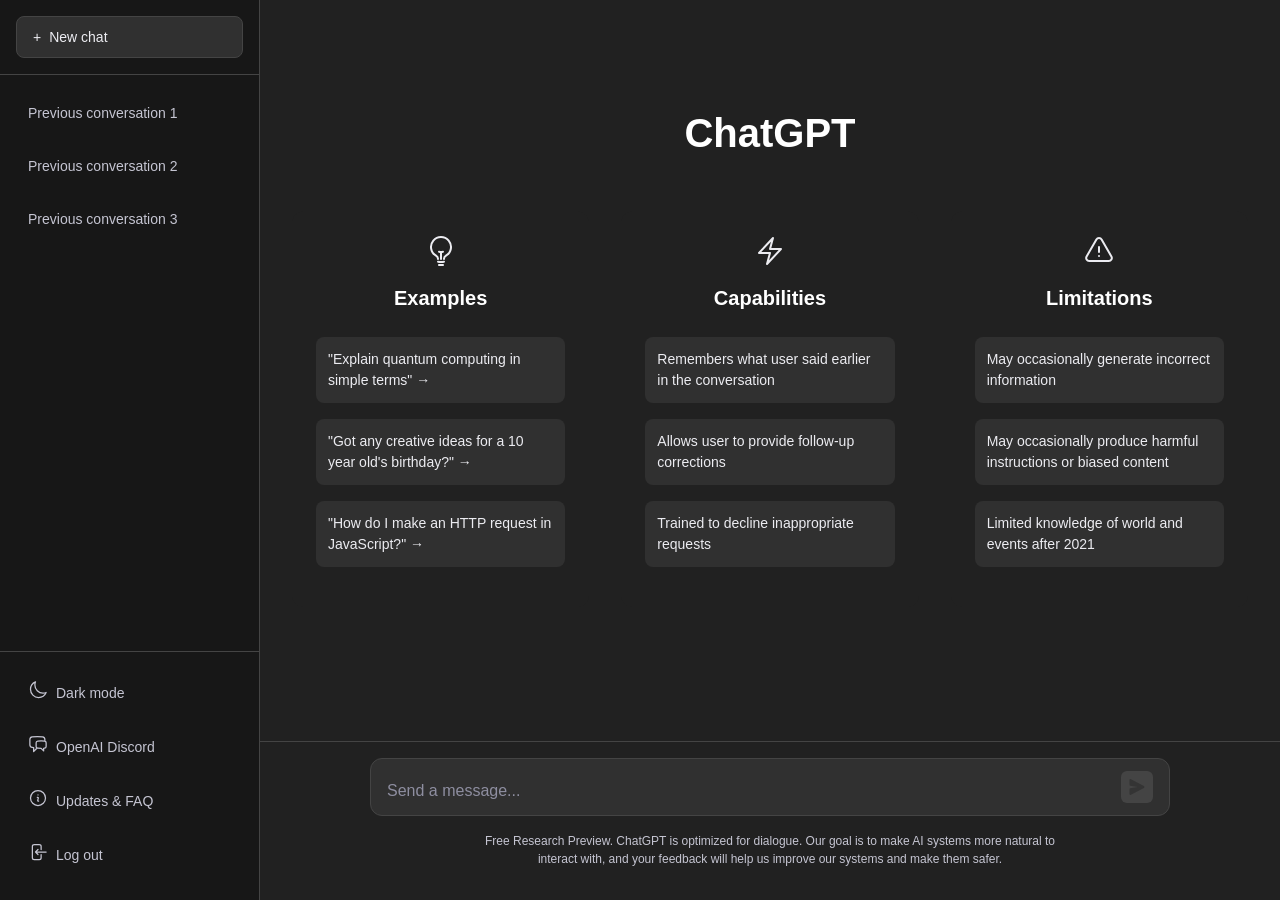
<file: chat/index.html>
<!DOCTYPE html>
<html lang="es">
<head>
    <meta charset="UTF-8">
    <meta name="viewport" content="width=device-width, initial-scale=1.0">
    <title>ChatGPT Interface</title>
    <link rel="stylesheet" href="styles.css">
</head>
<body>
    <!-- Mobile menu toggle -->
    <button class="menu-toggle" onclick="toggleSidebar()">☰</button>

    <!-- Sidebar -->
    <div class="sidebar" id="sidebar">
        <div class="sidebar-header">
            <button class="new-chat-btn" onclick="newChat()">
                <span>+</span>
                New chat
            </button>
        </div>

        <div class="chat-history">
            <div class="chat-item">Previous conversation 1</div>
            <div class="chat-item">Previous conversation 2</div>
            <div class="chat-item">Previous conversation 3</div>
        </div>

        <div class="sidebar-footer">
            <div class="sidebar-menu-item">
                <span>
                    <svg xmlns="http://www.w3.org/2000/svg" fill="none" viewBox="0 0 24 24" stroke-width="1.5" stroke="currentColor" width="20" height="20">
                        <path stroke-linecap="round" stroke-linejoin="round" d="M21.752 15.002A9.718 9.718 0 0118 15.75c-5.385 0-9.75-4.365-9.75-9.75 0-1.33.266-2.597.748-3.752A9.753 9.753 0 003 11.25C3 16.635 7.365 21 12.75 21a9.753 9.753 0 009.002-5.998z" />
                    </svg>
                </span>
                <span>Dark mode</span>
            </div>
            <div class="sidebar-menu-item">
                <span>
                    <svg xmlns="http://www.w3.org/2000/svg" fill="none" viewBox="0 0 24 24" stroke-width="1.5" stroke="currentColor" width="20" height="20">
                        <path stroke-linecap="round" stroke-linejoin="round" d="M20.25 8.511c.884.284 1.5 1.128 1.5 2.097v4.286c0 1.136-.847 2.1-1.98 2.193-.34.027-.68.052-1.02.072v3.091l-3-3c-1.354 0-2.694-.055-4.02-.163a2.115 2.115 0 01-.825-.242m9.345-8.334a2.126 2.126 0 00-.476-.095 48.64 48.64 0 00-8.048 0c-1.131.094-1.976 1.057-1.976 2.192v4.286c0 .837.46 1.58 1.155 1.951m9.345-8.334V6.637c0-1.621-1.152-3.026-2.76-3.235A48.455 48.455 0 0011.25 3c-2.115 0-4.198.137-6.24.402-1.608.209-2.76 1.614-2.76 3.235v6.226c0 1.621 1.152 3.026 2.76 3.235.577.075 1.157.14 1.74.194V21l4.155-4.155" />
                    </svg>
                </span>
                <span>OpenAI Discord</span>
            </div>
            <div class="sidebar-menu-item">
                <span>
                    <svg xmlns="http://www.w3.org/2000/svg" fill="none" viewBox="0 0 24 24" stroke-width="1.5" stroke="currentColor" width="20" height="20">
                        <path stroke-linecap="round" stroke-linejoin="round" d="M11.25 11.25l.041-.02a.75.75 0 011.063.852l-.708 2.836a.75.75 0 001.063.853l.041-.021M21 12a9 9 0 11-18 0 9 9 0 0118 0zm-9-3.75h.008v.008H12V8.25z" />
                    </svg>
                </span>
                <span>Updates & FAQ</span>
            </div>
            <div class="sidebar-menu-item">
                <span>
                    <svg xmlns="http://www.w3.org/2000/svg" fill="none" viewBox="0 0 24 24" stroke-width="1.5" stroke="currentColor" width="20" height="20">
                        <path stroke-linecap="round" stroke-linejoin="round" d="M15.75 9V5.25A2.25 2.25 0 0013.5 3h-6a2.25 2.25 0 00-2.25 2.25v13.5A2.25 2.25 0 007.5 21h6a2.25 2.25 0 002.25-2.25V15M12 9l-3 3m0 0l3 3m-3-3h12.75" />
                    </svg>
                </span>
                <span>Log out</span>
            </div>
        </div>
    </div>

    <!-- Main Content -->
    <div class="main-content">
        <div class="container">
            <header>
                <h1>ChatGPT</h1>
            </header>
            
            <main class="sections-grid">
                <section class="section-card examples">
                    <div class="section-icon">
                        <svg xmlns="http://www.w3.org/2000/svg" fill="none" viewBox="0 0 24 24" stroke-width="1.5" stroke="currentColor">
                            <path stroke-linecap="round" stroke-linejoin="round" d="M12 18v-5.25m0 0a6.01 6.01 0 001.5-.189m-1.5.189a6.01 6.01 0 01-1.5-.189m3.75 7.478a12.06 12.06 0 01-4.5 0m3.75 2.383a14.406 14.406 0 01-3 0M14.25 18v-.192c0-.983.658-1.823 1.508-2.316a7.5 7.5 0 10-7.517 0c.85.493 1.509 1.333 1.509 2.316V18" />
                        </svg>
                    </div>
                    <h2>Examples</h2>
                    <ul class="example-list">
                        <li onclick="fillInput(this)">"Explain quantum computing in simple terms" →</li>
                        <li onclick="fillInput(this)">"Got any creative ideas for a 10 year old's birthday?" →</li>
                        <li onclick="fillInput(this)">"How do I make an HTTP request in JavaScript?" →</li>
                    </ul>
                </section>

                <section class="section-card capabilities">
                    <div class="section-icon">
                        <svg xmlns="http://www.w3.org/2000/svg" fill="none" viewBox="0 0 24 24" stroke-width="1.5" stroke="currentColor">
                            <path stroke-linecap="round" stroke-linejoin="round" d="M3.75 13.5l10.5-11.25L12 10.5h8.25L9.75 21.75 12 13.5H3.75z" />
                        </svg>
                    </div>
                    <h2>Capabilities</h2>
                    <ul class="feature-list">
                        <li>Remembers what user said earlier in the conversation</li>
                        <li>Allows user to provide follow-up corrections</li>
                        <li>Trained to decline inappropriate requests</li>
                    </ul>
                </section>

                <section class="section-card limitations">
                    <div class="section-icon">
                        <svg xmlns="http://www.w3.org/2000/svg" fill="none" viewBox="0 0 24 24" stroke-width="1.5" stroke="currentColor">
                            <path stroke-linecap="round" stroke-linejoin="round" d="M12 9v3.75m-9.303 3.376c-.866 1.5.217 3.374 1.948 3.374h14.71c1.73 0 2.813-1.874 1.948-3.374L13.949 3.378c-.866-1.5-3.032-1.5-3.898 0L2.697 16.126zM12 15.75h.007v.008H12v-.008z" />
                        </svg>
                    </div>
                    <h2>Limitations</h2>
                    <ul class="feature-list">
                        <li>May occasionally generate incorrect information</li>
                        <li>May occasionally produce harmful instructions or biased content</li>
                        <li>Limited knowledge of world and events after 2021</li>
                    </ul>
                </section>
            </main>
        </div>

        <!-- Input Area -->
        <div class="input-area">
            <div class="input-container">
                <div class="input-wrapper">
                    <textarea 
                        class="message-input" 
                        placeholder="Send a message..."
                        rows="1"
                        id="messageInput"
                        onkeydown="handleKeyPress(event)"
                        oninput="adjustTextareaHeight(this)"
                    ></textarea>
                    <button class="send-button" id="sendButton" onclick="sendMessage()" disabled>
                        <svg width="16" height="16" viewBox="0 0 16 16" fill="none" xmlns="http://www.w3.org/2000/svg">
                            <path d="M.5 1.163A1 1 0 0 1 1.97.28l12.868 6.837a1 1 0 0 1 0 1.766L1.969 15.72A1 1 0 0 1 .5 14.836V10.33a1 1 0 0 1 .816-.983L8.5 8 1.316 6.653A1 1 0 0 1 .5 5.67V1.163Z" fill="currentColor"/>
                        </svg>
                    </button>
                </div>
                <p class="disclaimer">
                    Free Research Preview. ChatGPT is optimized for dialogue. Our goal is to make AI systems more natural to interact with, and your feedback will help us improve our systems and make them safer.
                </p>
            </div>
        </div>
    </div>

    <script>
        // Auto-resize textarea
        function adjustTextareaHeight(textarea) {
            textarea.style.height = 'auto';
            textarea.style.height = textarea.scrollHeight + 'px';
            
            // Enable/disable send button based on content
            const sendButton = document.getElementById('sendButton');
            sendButton.disabled = !textarea.value.trim();
        }

        // Handle Enter key press
        function handleKeyPress(event) {
            if (event.key === 'Enter' && !event.shiftKey) {
                event.preventDefault();
                sendMessage();
            }
        }

        // Send message function
        function sendMessage() {
            const input = document.getElementById('messageInput');
            const message = input.value.trim();
            
            if (message) {
                console.log('Mensaje enviado:', message);
                input.value = '';
                input.style.height = 'auto';
                document.getElementById('sendButton').disabled = true;
                // Aquí iría la lógica para enviar el mensaje al servidor
            }
        }

        // Fill input with example text
        function fillInput(element) {
            const text = element.textContent.replace(' →', '').replace(/"/g, '');
            const input = document.getElementById('messageInput');
            input.value = text;
            adjustTextareaHeight(input);
            input.focus();
        }

        // New chat function
        function newChat() {
            const input = document.getElementById('messageInput');
            input.value = '';
            input.style.height = 'auto';
            document.getElementById('sendButton').disabled = true;
            console.log('Nuevo chat iniciado');
        }

        // Toggle sidebar for mobile
        function toggleSidebar() {
            const sidebar = document.getElementById('sidebar');
            sidebar.classList.toggle('open');
        }

        // Close sidebar when clicking outside on mobile
        document.addEventListener('click', function(event) {
            const sidebar = document.getElementById('sidebar');
            const menuToggle = document.querySelector('.menu-toggle');
            
            if (window.innerWidth <= 768 && 
                !sidebar.contains(event.target) && 
                !menuToggle.contains(event.target)) {
                sidebar.classList.remove('open');
            }
        });
    </script>
</body>
</html>
</file>
<file: chat/styles.css>
* {
    margin: 0;
    padding: 0;
    box-sizing: border-box;
}

body {
    font-family: -apple-system, BlinkMacSystemFont, 'Segoe UI', Roboto, 'Helvetica Neue', Arial, sans-serif;
    background-color: #212121;
    color: #ECECF1;
    line-height: 1.5;
    height: 100vh;
    display: flex;
    overflow: hidden;
}

/* Sidebar */
.sidebar {
    width: 260px;
    background-color: #171717;
    display: flex;
    flex-direction: column;
    border-right: 1px solid #444;
}

.sidebar-header {
    padding: 1rem;
    border-bottom: 1px solid #444;
}

.new-chat-btn {
    width: 100%;
    background-color: #303030;
    border: 1px solid #444;
    color: #ECECF1;
    padding: 0.75rem 1rem;
    border-radius: 0.5rem;
    font-size: 0.875rem;
    cursor: pointer;
    display: flex;
    align-items: center;
    gap: 0.5rem;
    transition: background-color 0.2s ease;
}

.new-chat-btn:hover {
    background-color: #444;
}

.chat-history {
    flex: 1;
    padding: 1rem;
    overflow-y: auto;
}

.chat-item {
    padding: 0.75rem;
    margin-bottom: 0.5rem;
    border-radius: 0.5rem;
    cursor: pointer;
    font-size: 0.875rem;
    color: #C5C5D2;
    transition: background-color 0.2s ease;
}

.chat-item:hover {
    background-color: #303030;
}

.sidebar-footer {
    padding: 1rem;
    border-top: 1px solid #444;
}

.sidebar-menu-item {
    display: flex;
    align-items: center;
    gap: 0.5rem;
    padding: 0.75rem;
    color: #C5C5D2;
    font-size: 0.875rem;
    cursor: pointer;
    border-radius: 0.5rem;
    transition: background-color 0.2s ease;
    margin-bottom: 0.25rem;
}

.sidebar-menu-item:hover {
    background-color: #303030;
}

/* Main Content */
.main-content {
    flex: 1;
    display: flex;
    flex-direction: column;
    position: relative;
}

.container {
    flex: 1;
    max-width: 1200px;
    margin: 0 auto;
    padding: 2rem;
    display: flex;
    flex-direction: column;
    align-items: center;
    justify-content: center;
    width: 100%;
}

header {
    text-align: center;
    margin-bottom: 3rem;
}

header h1 {
    font-size: 2.5rem;
    font-weight: 600;
    color: #FFFFFF;
}

.sections-grid {
    display: grid;
    grid-template-columns: repeat(3, 1fr);
    gap: 2rem;
    width: 100%;
    max-width: 1000px;
    margin-bottom: 2rem;
}

.section-card {
    background-color: #212121;
    border-radius: 0.75rem;
    padding: 1.5rem;
    display: flex;
    flex-direction: column;
    align-items: center;
    text-align: center;
    transition: transform 0.2s ease;
}

.section-card:hover {
    transform: translateY(-4px);
}

.section-icon {
    width: 2rem;
    height: 2rem;
    margin-bottom: 1rem;
}

.section-icon svg {
    width: 100%;
    height: 100%;
    stroke: currentColor;
}

h2 {
    font-size: 1.25rem;
    font-weight: 600;
    margin-bottom: 1.5rem;
    color: #FFFFFF;
}

.example-list, .feature-list {
    list-style: none;
    text-align: left;
    width: 100%;
}

.example-list li, .feature-list li {
    margin-bottom: 1rem;
    padding: 0.75rem;
    background-color: #303030;
    border-radius: 0.5rem;
    font-size: 0.875rem;
    cursor: pointer;
    transition: background-color 0.2s ease;
}

.example-list li:hover {
    background-color: #444;
}

.feature-list li {
    cursor: default;
}

/* Input Area */
.input-area {
    position: sticky;
    bottom: 0;
    background-color: #212121;
    padding: 1rem 2rem 2rem 2rem;
    border-top: 1px solid #444;
    width: 100%;
}

.input-container {
    max-width: 800px;
    margin: 0 auto;
    position: relative;
}

.input-wrapper {
    background-color: #303030;
    border-radius: 0.75rem;
    border: 1px solid #444;
    display: flex;
    align-items: flex-end;
    padding: 0.75rem 1rem;
    transition: border-color 0.2s ease;
}

.input-wrapper:focus-within {
    border-color: #64b5f6;
}

.message-input {
    flex: 1;
    background: transparent;
    border: none;
    color: #ECECF1;
    font-size: 1rem;
    resize: none;
    outline: none;
    min-height: 1.5rem;
    max-height: 12rem;
    line-height: 1.5;
    font-family: inherit;
}

.message-input::placeholder {
    color: #8E8EA0;
}

.send-button {
    background-color: #10A37F;
    border: none;
    border-radius: 0.375rem;
    padding: 0.5rem;
    margin-left: 0.5rem;
    cursor: pointer;
    transition: background-color 0.2s ease;
    display: flex;
    align-items: center;
    justify-content: center;
}

.send-button:disabled {
    background-color: #444;
    cursor: not-allowed;
}

.send-button:not(:disabled):hover {
    background-color: #0D8B6C;
}

.disclaimer {
    font-size: 0.75rem;
    color: #C5C5D2;
    text-align: center;
    margin-top: 1rem;
    max-width: 600px;
    margin-left: auto;
    margin-right: auto;
}

/* Mobile Responsive */
@media (max-width: 768px) {
    .sidebar {
        position: fixed;
        left: -260px;
        z-index: 1000;
        height: 100vh;
        transition: left 0.3s ease;
    }

    .sidebar.open {
        left: 0;
    }

    .sections-grid {
        grid-template-columns: 1fr;
        gap: 1.5rem;
    }

    .container {
        padding: 1rem;
    }

    header h1 {
        font-size: 2rem;
    }

    .input-area {
        padding: 1rem;
    }
}

/* Menu toggle for mobile */
.menu-toggle {
    display: none;
    position: fixed;
    top: 1rem;
    left: 1rem;
    z-index: 1001;
    background-color: #303030;
    border: 1px solid #444;
    color: #ECECF1;
    padding: 0.5rem;
    border-radius: 0.375rem;
    cursor: pointer;
}

@media (max-width: 768px) {
    .menu-toggle {
        display: block;
    }
}
</file>
